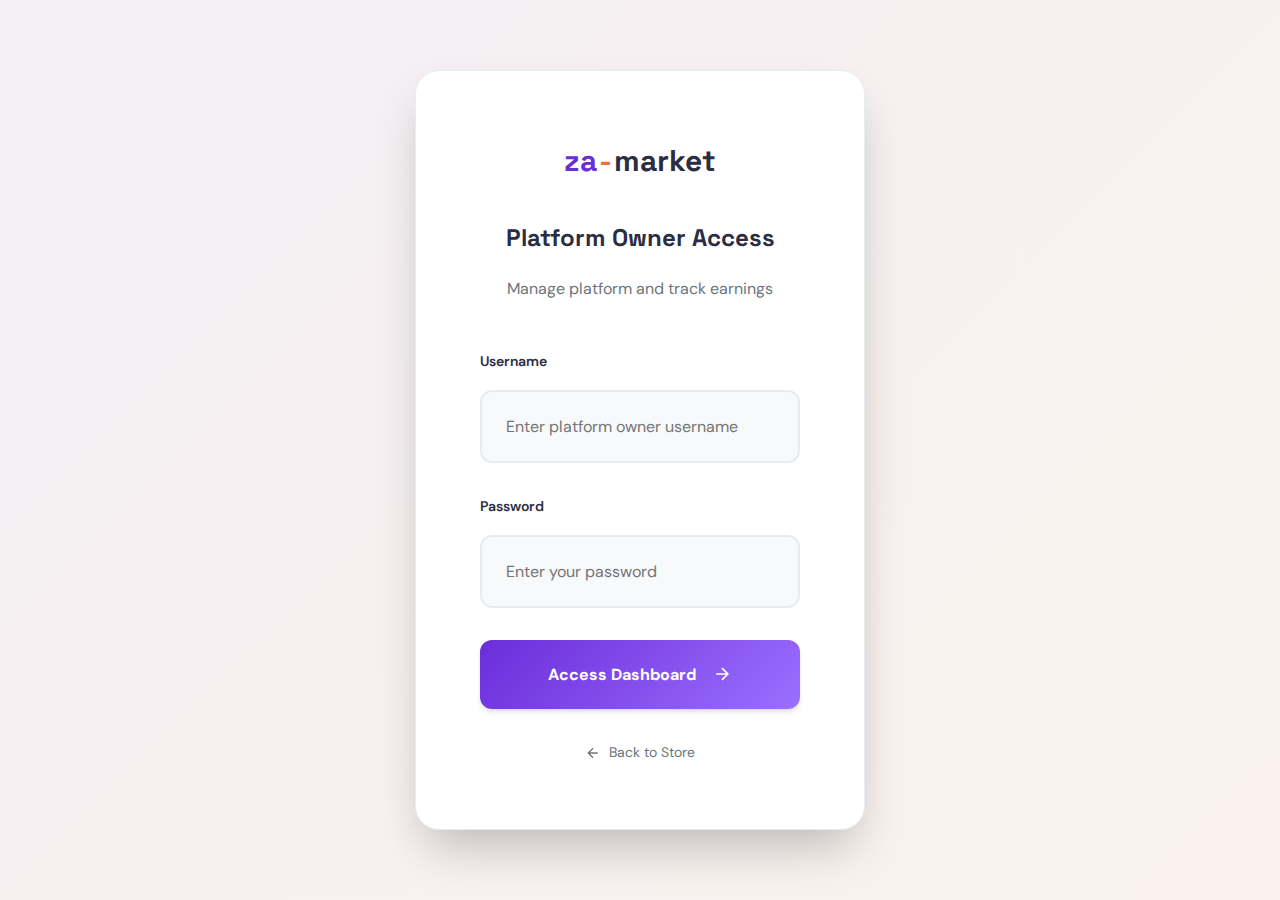
<file: developer-login.html>
<!DOCTYPE html>
<html lang="en" data-theme="light">
<head>
    <meta charset="UTF-8">
    <meta name="viewport" content="width=device-width, initial-scale=1.0">
    <title>Platform Owner Login | za-market</title>
    
    <!-- Google Fonts -->
    <link rel="preconnect" href="https://fonts.googleapis.com">
    <link rel="preconnect" href="https://fonts.gstatic.com" crossorigin>
    <link href="https://fonts.googleapis.com/css2?family=DM+Sans:wght@400;500;600;700&family=Space+Grotesk:wght@600;700&display=swap" rel="stylesheet">
    
    <link rel="stylesheet" href="styles.css">
    <link rel="stylesheet" href="seller-styles.css">
</head>
<body>
    <div class="auth-container">
        <div class="auth-card">
            <div class="auth-header">
                <h1 class="auth-logo">
                    <span class="logo-za">za</span><span class="logo-dash">-</span><span class="logo-market">market</span>
                </h1>
                <h2 class="auth-title">Platform Owner Access</h2>
                <p class="auth-subtitle">Manage platform and track earnings</p>
            </div>

            <!-- Login Form -->
            <form class="auth-form" id="developerLoginForm">
                <div class="form-group">
                    <label for="developerUsername">Username</label>
                    <input 
                        type="text" 
                        id="developerUsername" 
                        required
                        placeholder="Enter platform owner username"
                        autocomplete="username"
                    >
                </div>

                <div class="form-group">
                    <label for="developerPassword">Password</label>
                    <input 
                        type="password" 
                        id="developerPassword" 
                        required
                        placeholder="Enter your password"
                        autocomplete="current-password"
                    >
                </div>

                <button type="submit" class="auth-button" id="developerLoginButton">
                    <span>Access Dashboard</span>
                    <svg width="20" height="20" viewBox="0 0 24 24" fill="none" stroke="currentColor" stroke-width="2">
                        <path d="M5 12h14M12 5l7 7-7 7"/>
                    </svg>
                </button>
            </form>

            <a href="index.html" class="back-to-store">
                <svg width="16" height="16" viewBox="0 0 24 24" fill="none" stroke="currentColor" stroke-width="2">
                    <path d="M19 12H5M12 19l-7-7 7-7"></path>
                </svg>
                Back to Store
            </a>
        </div>
    </div>

    <!-- Toast Notification -->
    <div class="toast hidden" id="toast">
        <span id="toastMessage"></span>
    </div>

    <!-- Back4App SDK -->
    <script src="https://npmcdn.com/parse@3.4.4/dist/parse.min.js"></script>
    <script src="developer-auth.js"></script>
</body>
</html>
</file>
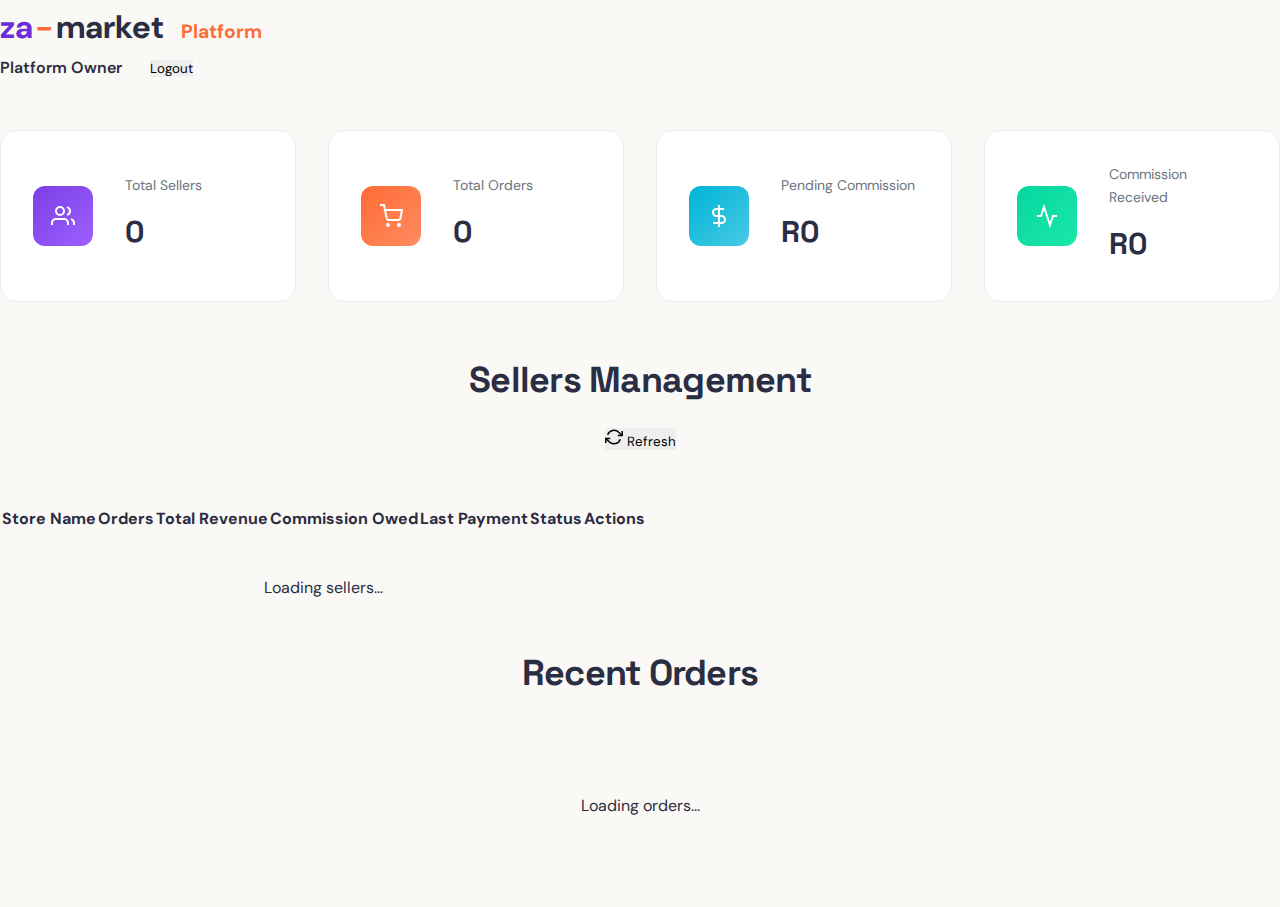
<file: developer.html>
<!DOCTYPE html>
<html lang="en" data-theme="light">
<head>
    <meta charset="UTF-8">
    <meta name="viewport" content="width=device-width, initial-scale=1.0">
    <title>Platform Owner Dashboard | za-market</title>
    
    <!-- Google Fonts -->
    <link rel="preconnect" href="https://fonts.googleapis.com">
    <link rel="preconnect" href="https://fonts.gstatic.com" crossorigin>
    <link href="https://fonts.googleapis.com/css2?family=DM+Sans:wght@400;500;600;700&family=Space+Grotesk:wght@600;700&display=swap" rel="stylesheet">
    
    <link rel="stylesheet" href="styles.css">
    <link rel="stylesheet" href="seller-styles.css">
</head>
<body>
    <!-- Header -->
    <header class="dashboard-header">
        <div class="dashboard-header-content">
            <h1 class="dashboard-logo">
                <span class="logo-za">za</span><span class="logo-dash">-</span><span class="logo-market">market</span>
                <span style="font-size: 0.6em; color: var(--accent-orange); margin-left: 10px;">Platform</span>
            </h1>
            <div class="dashboard-header-actions">
                <span class="seller-name" id="platformOwnerName">Platform Owner</span>
                <button class="dashboard-button secondary" id="logoutButton">Logout</button>
            </div>
        </div>
    </header>

    <!-- Main Content -->
    <main class="dashboard-main">
        <!-- Stats Cards -->
        <div class="stats-grid">
            <div class="stat-card">
                <div class="stat-icon" style="background: linear-gradient(135deg, #7B3FE4 0%, #9D5FFF 100%);">
                    <svg width="24" height="24" viewBox="0 0 24 24" fill="none" stroke="currentColor" stroke-width="2">
                        <path d="M17 21v-2a4 4 0 0 0-4-4H5a4 4 0 0 0-4 4v2"></path>
                        <circle cx="9" cy="7" r="4"></circle>
                        <path d="M23 21v-2a4 4 0 0 0-3-3.87"></path>
                        <path d="M16 3.13a4 4 0 0 1 0 7.75"></path>
                    </svg>
                </div>
                <div class="stat-content">
                    <p class="stat-label">Total Sellers</p>
                    <p class="stat-value" id="totalSellers">0</p>
                </div>
            </div>

            <div class="stat-card">
                <div class="stat-icon" style="background: linear-gradient(135deg, #FF6B35 0%, #FF8C61 100%);">
                    <svg width="24" height="24" viewBox="0 0 24 24" fill="none" stroke="currentColor" stroke-width="2">
                        <circle cx="9" cy="21" r="1"></circle>
                        <circle cx="20" cy="21" r="1"></circle>
                        <path d="M1 1h4l2.68 13.39a2 2 0 0 0 2 1.61h9.72a2 2 0 0 0 2-1.61L23 6H6"></path>
                    </svg>
                </div>
                <div class="stat-content">
                    <p class="stat-label">Total Orders</p>
                    <p class="stat-value" id="totalOrders">0</p>
                </div>
            </div>

            <div class="stat-card">
                <div class="stat-icon" style="background: linear-gradient(135deg, #00B4D8 0%, #48CAE4 100%);">
                    <svg width="24" height="24" viewBox="0 0 24 24" fill="none" stroke="currentColor" stroke-width="2">
                        <line x1="12" y1="1" x2="12" y2="23"></line>
                        <path d="M17 5H9.5a3.5 3.5 0 0 0 0 7h5a3.5 3.5 0 0 1 0 7H6"></path>
                    </svg>
                </div>
                <div class="stat-content">
                    <p class="stat-label">Pending Commission</p>
                    <p class="stat-value" id="pendingCommission">R0</p>
                </div>
            </div>

            <div class="stat-card">
                <div class="stat-icon" style="background: linear-gradient(135deg, #06D6A0 0%, #1BE7A8 100%);">
                    <svg width="24" height="24" viewBox="0 0 24 24" fill="none" stroke="currentColor" stroke-width="2">
                        <polyline points="22 12 18 12 15 21 9 3 6 12 2 12"></polyline>
                    </svg>
                </div>
                <div class="stat-content">
                    <p class="stat-label">Commission Received</p>
                    <p class="stat-value" id="commissionReceived">R0</p>
                </div>
            </div>
        </div>

        <!-- Sellers Management -->
        <div class="dashboard-section">
            <div class="section-header">
                <h2 class="section-title">Sellers Management</h2>
                <button class="dashboard-button" id="refreshSellersBtn">
                    <svg width="18" height="18" viewBox="0 0 24 24" fill="none" stroke="currentColor" stroke-width="2">
                        <polyline points="23 4 23 10 17 10"></polyline>
                        <polyline points="1 20 1 14 7 14"></polyline>
                        <path d="M3.51 9a9 9 0 0 1 14.85-3.36L23 10M1 14l4.64 4.36A9 9 0 0 0 20.49 15"></path>
                    </svg>
                    Refresh
                </button>
            </div>

            <div class="sellers-table-container">
                <table class="sellers-table" id="sellersTable">
                    <thead>
                        <tr>
                            <th>Store Name</th>
                            <th>Orders</th>
                            <th>Total Revenue</th>
                            <th>Commission Owed</th>
                            <th>Last Payment</th>
                            <th>Status</th>
                            <th>Actions</th>
                        </tr>
                    </thead>
                    <tbody id="sellersTableBody">
                        <tr>
                            <td colspan="7" style="text-align: center; padding: 40px;">Loading sellers...</td>
                        </tr>
                    </tbody>
                </table>
            </div>
        </div>

        <!-- Recent Orders -->
        <div class="dashboard-section">
            <div class="section-header">
                <h2 class="section-title">Recent Orders</h2>
            </div>

            <div class="orders-list" id="recentOrdersList">
                <p style="text-align: center; padding: 40px; color: var(--text-secondary);">Loading orders...</p>
            </div>
        </div>
    </main>

    <!-- Record Payment Modal -->
    <div class="modal hidden" id="paymentModal">
        <div class="modal-content">
            <div class="modal-header">
                <h2 class="modal-title" id="paymentModalTitle">Record Payment</h2>
                <button class="modal-close" id="closePaymentModalBtn">&times;</button>
            </div>

            <form class="modal-form" id="paymentForm">
                <input type="hidden" id="paymentSellerId">

                <div class="form-group">
                    <label for="paymentAmount">Amount Received (R)</label>
                    <input 
                        type="number" 
                        id="paymentAmount" 
                        required
                        min="0"
                        step="0.01"
                        placeholder="0.00"
                    >
                </div>

                <div class="form-group">
                    <label for="paymentMethod">Payment Method</label>
                    <select id="paymentMethod" required>
                        <option value="">Select method</option>
                        <option value="Bank Transfer">Bank Transfer</option>
                        <option value="Cash">Cash</option>
                        <option value="EFT">EFT</option>
                        <option value="Other">Other</option>
                    </select>
                </div>

                <div class="form-group">
                    <label for="paymentReference">Reference/Transaction ID</label>
                    <input 
                        type="text" 
                        id="paymentReference" 
                        placeholder="Optional"
                    >
                </div>

                <div class="form-group">
                    <label for="paymentNotes">Notes</label>
                    <textarea 
                        id="paymentNotes" 
                        rows="3"
                        placeholder="Optional notes about this payment"
                    ></textarea>
                </div>

                <div class="modal-actions">
                    <button type="button" class="dashboard-button secondary" id="cancelPaymentBtn">Cancel</button>
                    <button type="submit" class="dashboard-button" id="savePaymentBtn">Record Payment</button>
                </div>
            </form>
        </div>
    </div>

    <!-- Toast Notification -->
    <div class="toast hidden" id="toast">
        <span id="toastMessage"></span>
    </div>

    <!-- Back4App SDK -->
    <script src="https://npmcdn.com/parse@3.4.4/dist/parse.min.js"></script>
    <script src="developer-dashboard.js"></script>
</body>
</html>
</file>
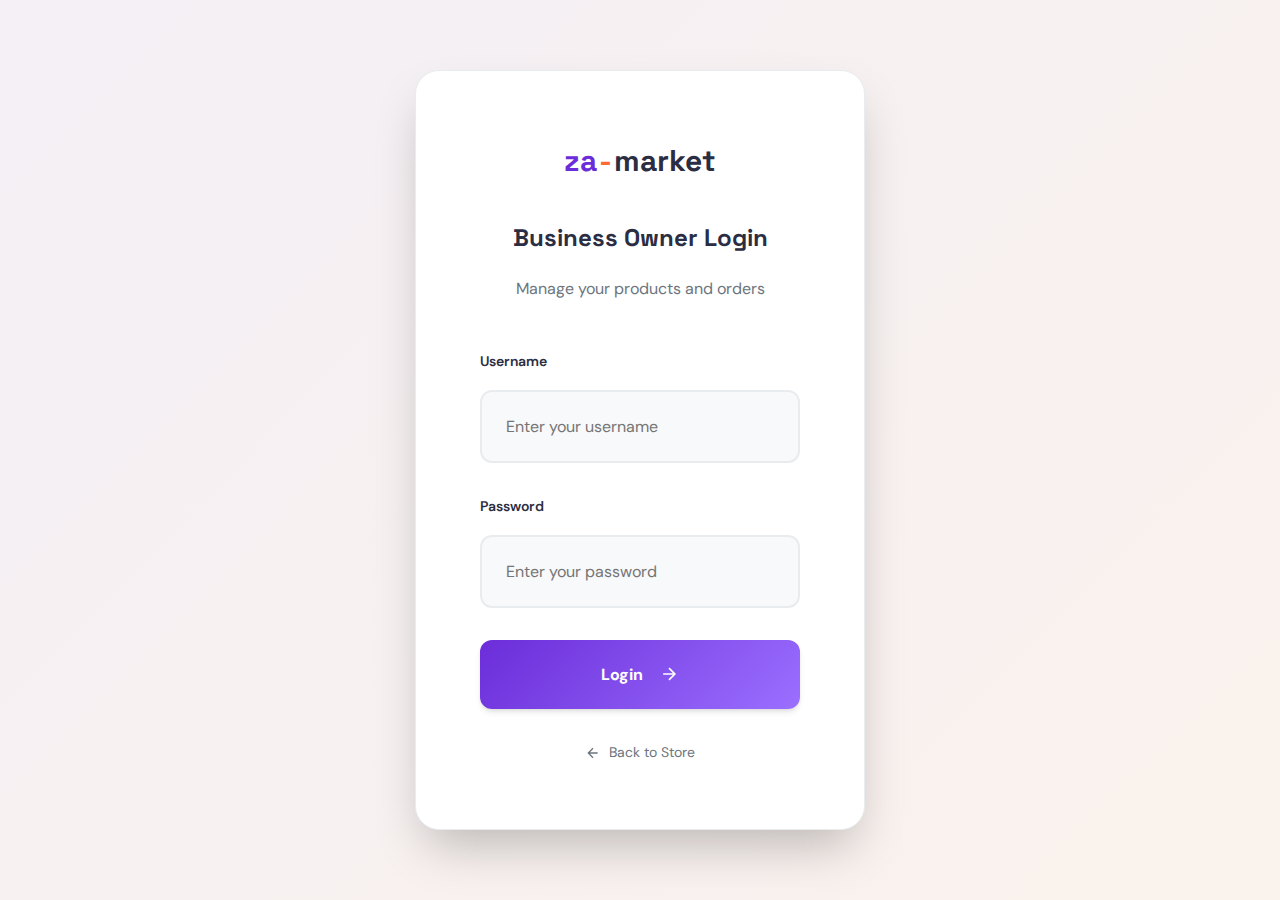
<file: seller-login.html>
<!DOCTYPE html>
<html lang="en" data-theme="light">
<head>
    <meta charset="UTF-8">
    <meta name="viewport" content="width=device-width, initial-scale=1.0">
    <title>Seller Login | za-market</title>
    
    <!-- Google Fonts -->
    <link rel="preconnect" href="https://fonts.googleapis.com">
    <link rel="preconnect" href="https://fonts.gstatic.com" crossorigin>
    <link href="https://fonts.googleapis.com/css2?family=DM+Sans:wght@400;500;600;700&family=Space+Grotesk:wght@600;700&display=swap" rel="stylesheet">
    
    <link rel="stylesheet" href="styles.css">
    <link rel="stylesheet" href="seller-styles.css">
</head>
<body>
    <div class="auth-container">
        <div class="auth-card">
            <div class="auth-header">
                <h1 class="auth-logo">
                    <span class="logo-za">za</span><span class="logo-dash">-</span><span class="logo-market">market</span>
                </h1>
                <h2 class="auth-title">Business Owner Login</h2>
                <p class="auth-subtitle">Manage your products and orders</p>
            </div>

            <!-- Login Form -->
            <form class="auth-form" id="loginForm">
                <div class="form-group">
                    <label for="loginUsername">Username</label>
                    <input 
                        type="text" 
                        id="loginUsername" 
                        required
                        placeholder="Enter your username"
                        autocomplete="username"
                    >
                </div>

                <div class="form-group">
                    <label for="loginPassword">Password</label>
                    <input 
                        type="password" 
                        id="loginPassword" 
                        required
                        placeholder="Enter your password"
                        autocomplete="current-password"
                    >
                </div>

                <button type="submit" class="auth-button" id="loginButton">
                    <span>Login</span>
                    <svg width="20" height="20" viewBox="0 0 24 24" fill="none" stroke="currentColor" stroke-width="2">
                        <path d="M5 12h14M12 5l7 7-7 7"/>
                    </svg>
                </button>
            </form>

            <a href="index.html" class="back-to-store">
                <svg width="16" height="16" viewBox="0 0 24 24" fill="none" stroke="currentColor" stroke-width="2">
                    <path d="M19 12H5M12 19l-7-7 7-7"></path>
                </svg>
                Back to Store
            </a>
        </div>
    </div>

    <!-- Toast Notification -->
    <div class="toast hidden" id="toast">
        <span id="toastMessage"></span>
    </div>

    <!-- Back4App SDK -->
    <script src="https://npmcdn.com/parse@3.4.4/dist/parse.min.js"></script>
    <script src="seller-auth.js"></script>
</body>
</html>
</file>
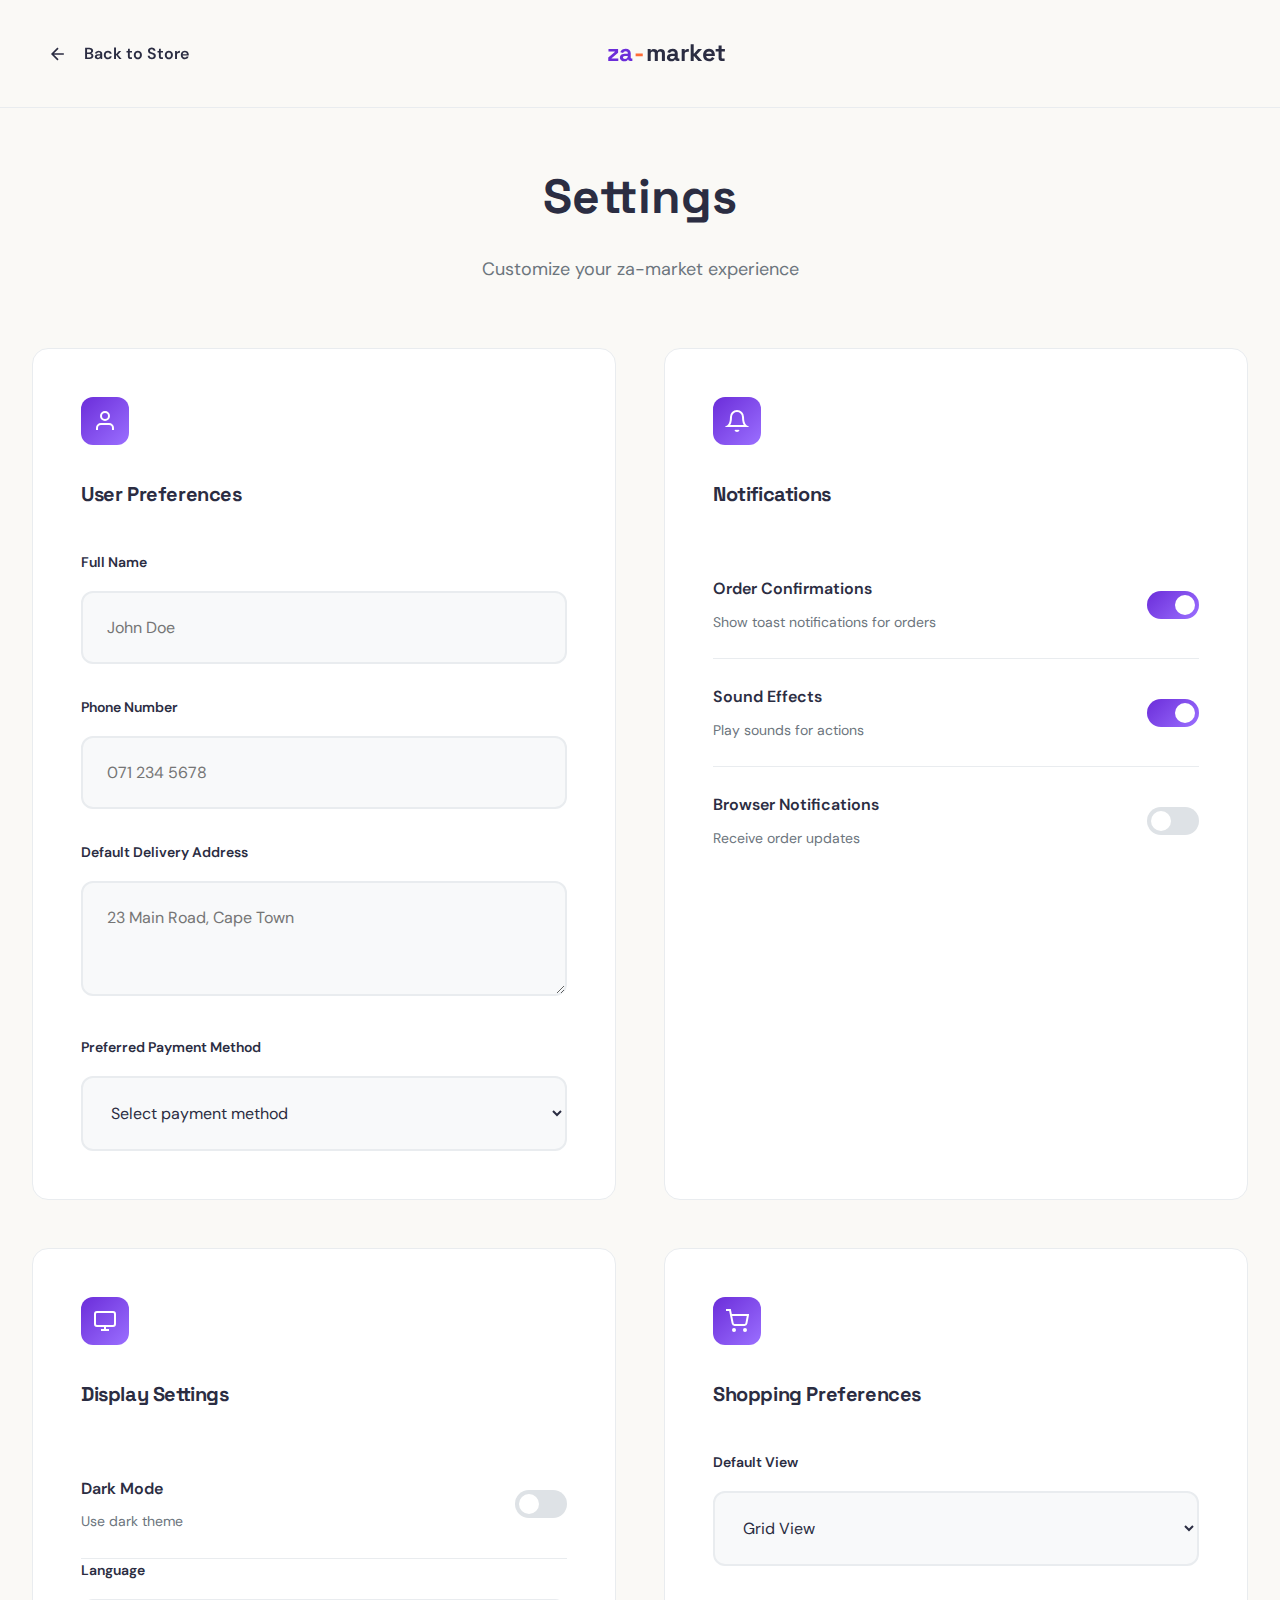
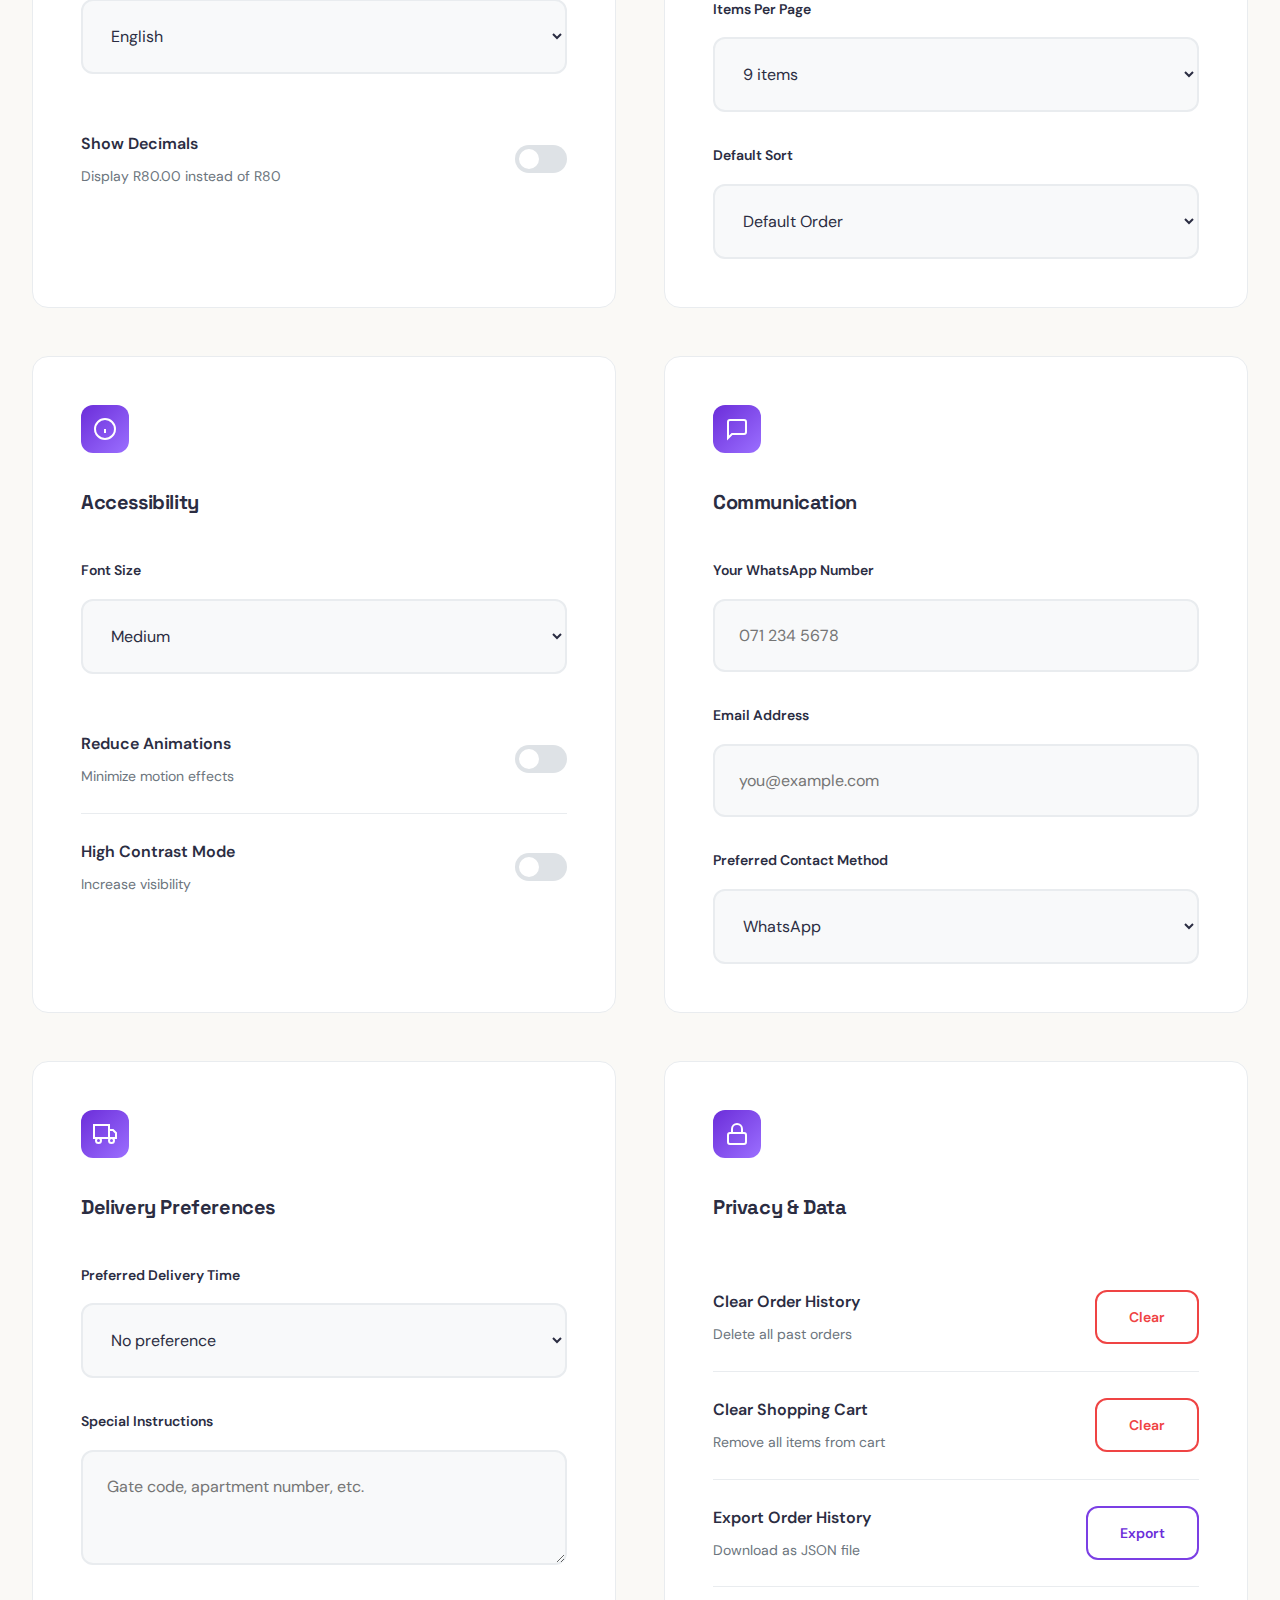
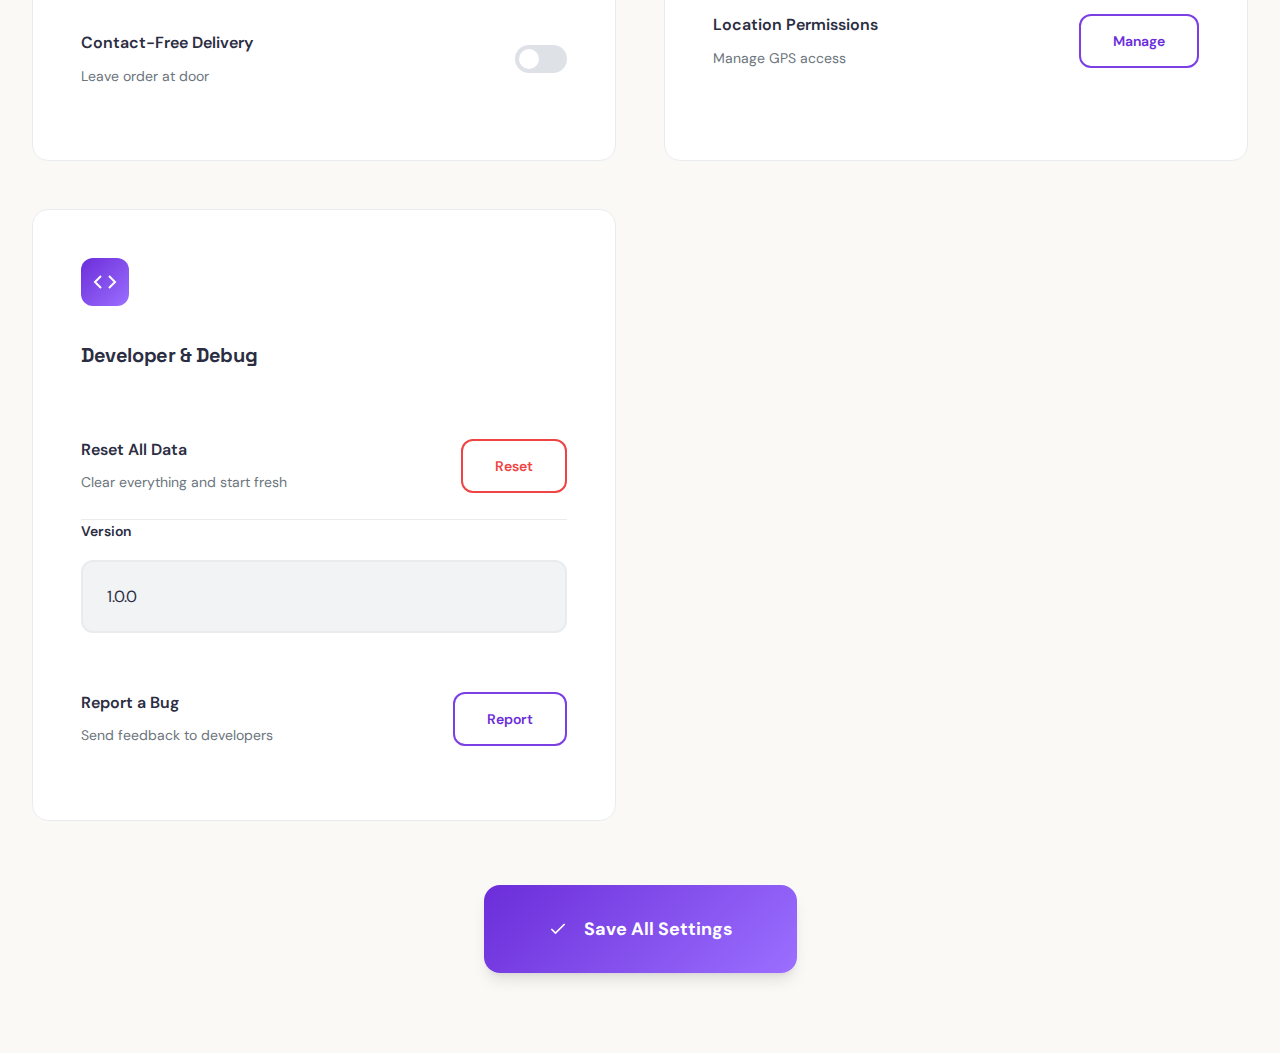
<file: settings.html>
<!DOCTYPE html>
<html lang="en" data-theme="light">
<head>
    <meta charset="UTF-8">
    <meta name="viewport" content="width=device-width, initial-scale=1.0">
    <title>Settings | za-market</title>
    
    <!-- Google Fonts -->
    <link rel="preconnect" href="https://fonts.googleapis.com">
    <link rel="preconnect" href="https://fonts.gstatic.com" crossorigin>
    <link href="https://fonts.googleapis.com/css2?family=DM+Sans:wght@400;500;600;700&family=Space+Grotesk:wght@600;700&display=swap" rel="stylesheet">
    
    <link rel="stylesheet" href="styles.css">
    <link rel="stylesheet" href="settings-styles.css">
</head>
<body>
    <!-- Header -->
    <header class="header">
        <div class="container">
            <div class="header-content">
                <a href="index.html" class="back-link">
                    <svg width="20" height="20" viewBox="0 0 24 24" fill="none" stroke="currentColor" stroke-width="2">
                        <path d="M19 12H5M12 19l-7-7 7-7"></path>
                    </svg>
                    <span>Back to Store</span>
                </a>
                <h1 class="logo">
                    <span class="logo-za">za</span><span class="logo-dash">-</span><span class="logo-market">market</span>
                </h1>
                <div style="width: 120px;"></div>
            </div>
        </div>
    </header>

    <!-- Main Content -->
    <main class="settings-main">
        <div class="container">
            <div class="settings-header">
                <h1 class="settings-title">Settings</h1>
                <p class="settings-subtitle">Customize your za-market experience</p>
            </div>

            <div class="settings-grid">
                <!-- User Preferences -->
                <section class="settings-section">
                    <div class="section-icon">
                        <svg width="24" height="24" viewBox="0 0 24 24" fill="none" stroke="currentColor" stroke-width="2">
                            <path d="M20 21v-2a4 4 0 0 0-4-4H8a4 4 0 0 0-4 4v2"></path>
                            <circle cx="12" cy="7" r="4"></circle>
                        </svg>
                    </div>
                    <h2 class="section-title">User Preferences</h2>
                    
                    <div class="setting-item">
                        <label for="userName">Full Name</label>
                        <input type="text" id="userName" placeholder="John Doe">
                    </div>
                    
                    <div class="setting-item">
                        <label for="userPhone">Phone Number</label>
                        <input type="tel" id="userPhone" placeholder="071 234 5678">
                    </div>
                    
                    <div class="setting-item">
                        <label for="defaultAddress">Default Delivery Address</label>
                        <textarea id="defaultAddress" rows="3" placeholder="23 Main Road, Cape Town"></textarea>
                    </div>
                    
                    <div class="setting-item">
                        <label for="preferredPayment">Preferred Payment Method</label>
                        <select id="preferredPayment">
                            <option value="">Select payment method</option>
                            <option value="cash">Cash on Delivery</option>
                            <option value="card">Card on Delivery</option>
                        </select>
                    </div>
                </section>

                <!-- Notifications -->
                <section class="settings-section">
                    <div class="section-icon">
                        <svg width="24" height="24" viewBox="0 0 24 24" fill="none" stroke="currentColor" stroke-width="2">
                            <path d="M18 8A6 6 0 0 0 6 8c0 7-3 9-3 9h18s-3-2-3-9"></path>
                            <path d="M13.73 21a2 2 0 0 1-3.46 0"></path>
                        </svg>
                    </div>
                    <h2 class="section-title">Notifications</h2>
                    
                    <div class="setting-toggle">
                        <div class="toggle-info">
                            <label>Order Confirmations</label>
                            <span class="toggle-description">Show toast notifications for orders</span>
                        </div>
                        <label class="toggle-switch">
                            <input type="checkbox" id="toastNotifications" checked>
                            <span class="toggle-slider"></span>
                        </label>
                    </div>
                    
                    <div class="setting-toggle">
                        <div class="toggle-info">
                            <label>Sound Effects</label>
                            <span class="toggle-description">Play sounds for actions</span>
                        </div>
                        <label class="toggle-switch">
                            <input type="checkbox" id="soundEffects" checked>
                            <span class="toggle-slider"></span>
                        </label>
                    </div>
                    
                    <div class="setting-toggle">
                        <div class="toggle-info">
                            <label>Browser Notifications</label>
                            <span class="toggle-description">Receive order updates</span>
                        </div>
                        <label class="toggle-switch">
                            <input type="checkbox" id="browserNotifications">
                            <span class="toggle-slider"></span>
                        </label>
                    </div>
                </section>

                <!-- Display Settings -->
                <section class="settings-section">
                    <div class="section-icon">
                        <svg width="24" height="24" viewBox="0 0 24 24" fill="none" stroke="currentColor" stroke-width="2">
                            <rect x="2" y="3" width="20" height="14" rx="2" ry="2"></rect>
                            <line x1="8" y1="21" x2="16" y2="21"></line>
                            <line x1="12" y1="17" x2="12" y2="21"></line>
                        </svg>
                    </div>
                    <h2 class="section-title">Display Settings</h2>
                    
                    <div class="setting-toggle">
                        <div class="toggle-info">
                            <label>Dark Mode</label>
                            <span class="toggle-description">Use dark theme</span>
                        </div>
                        <label class="toggle-switch">
                            <input type="checkbox" id="darkModeToggle">
                            <span class="toggle-slider"></span>
                        </label>
                    </div>
                    
                    <div class="setting-item">
                        <label for="languageSelect">Language</label>
                        <select id="languageSelect">
                            <option value="en">English</option>
                            <option value="af">Afrikaans</option>
                            <option value="zu">Zulu</option>
                        </select>
                    </div>
                    
                    <div class="setting-toggle">
                        <div class="toggle-info">
                            <label>Show Decimals</label>
                            <span class="toggle-description">Display R80.00 instead of R80</span>
                        </div>
                        <label class="toggle-switch">
                            <input type="checkbox" id="showDecimals">
                            <span class="toggle-slider"></span>
                        </label>
                    </div>
                </section>

                <!-- Shopping Preferences -->
                <section class="settings-section">
                    <div class="section-icon">
                        <svg width="24" height="24" viewBox="0 0 24 24" fill="none" stroke="currentColor" stroke-width="2">
                            <circle cx="9" cy="21" r="1"></circle>
                            <circle cx="20" cy="21" r="1"></circle>
                            <path d="M1 1h4l2.68 13.39a2 2 0 0 0 2 1.61h9.72a2 2 0 0 0 2-1.61L23 6H6"></path>
                        </svg>
                    </div>
                    <h2 class="section-title">Shopping Preferences</h2>
                    
                    <div class="setting-item">
                        <label for="defaultView">Default View</label>
                        <select id="defaultView">
                            <option value="grid">Grid View</option>
                            <option value="list">List View</option>
                        </select>
                    </div>
                    
                    <div class="setting-item">
                        <label for="itemsPerPage">Items Per Page</label>
                        <select id="itemsPerPage">
                            <option value="6">6 items</option>
                            <option value="9">9 items</option>
                            <option value="12">12 items</option>
                        </select>
                    </div>
                    
                    <div class="setting-item">
                        <label for="sortPreference">Default Sort</label>
                        <select id="sortPreference">
                            <option value="default">Default Order</option>
                            <option value="price-low">Price: Low to High</option>
                            <option value="price-high">Price: High to Low</option>
                            <option value="name">Name: A to Z</option>
                        </select>
                    </div>
                </section>

                <!-- Accessibility -->
                <section class="settings-section">
                    <div class="section-icon">
                        <svg width="24" height="24" viewBox="0 0 24 24" fill="none" stroke="currentColor" stroke-width="2">
                            <circle cx="12" cy="12" r="10"></circle>
                            <path d="M12 16v-4"></path>
                            <path d="M12 8h.01"></path>
                        </svg>
                    </div>
                    <h2 class="section-title">Accessibility</h2>
                    
                    <div class="setting-item">
                        <label for="fontSize">Font Size</label>
                        <select id="fontSize">
                            <option value="small">Small</option>
                            <option value="medium" selected>Medium</option>
                            <option value="large">Large</option>
                        </select>
                    </div>
                    
                    <div class="setting-toggle">
                        <div class="toggle-info">
                            <label>Reduce Animations</label>
                            <span class="toggle-description">Minimize motion effects</span>
                        </div>
                        <label class="toggle-switch">
                            <input type="checkbox" id="reduceAnimations">
                            <span class="toggle-slider"></span>
                        </label>
                    </div>
                    
                    <div class="setting-toggle">
                        <div class="toggle-info">
                            <label>High Contrast Mode</label>
                            <span class="toggle-description">Increase visibility</span>
                        </div>
                        <label class="toggle-switch">
                            <input type="checkbox" id="highContrast">
                            <span class="toggle-slider"></span>
                        </label>
                    </div>
                </section>

                <!-- Communication -->
                <section class="settings-section">
                    <div class="section-icon">
                        <svg width="24" height="24" viewBox="0 0 24 24" fill="none" stroke="currentColor" stroke-width="2">
                            <path d="M21 15a2 2 0 0 1-2 2H7l-4 4V5a2 2 0 0 1 2-2h14a2 2 0 0 1 2 2z"></path>
                        </svg>
                    </div>
                    <h2 class="section-title">Communication</h2>
                    
                    <div class="setting-item">
                        <label for="whatsappNumber">Your WhatsApp Number</label>
                        <input type="tel" id="whatsappNumber" placeholder="071 234 5678">
                    </div>
                    
                    <div class="setting-item">
                        <label for="emailAddress">Email Address</label>
                        <input type="email" id="emailAddress" placeholder="you@example.com">
                    </div>
                    
                    <div class="setting-item">
                        <label for="contactMethod">Preferred Contact Method</label>
                        <select id="contactMethod">
                            <option value="whatsapp">WhatsApp</option>
                            <option value="sms">SMS</option>
                            <option value="email">Email</option>
                        </select>
                    </div>
                </section>

                <!-- Delivery Preferences -->
                <section class="settings-section">
                    <div class="section-icon">
                        <svg width="24" height="24" viewBox="0 0 24 24" fill="none" stroke="currentColor" stroke-width="2">
                            <rect x="1" y="3" width="15" height="13"></rect>
                            <polygon points="16 8 20 8 23 11 23 16 16 16 16 8"></polygon>
                            <circle cx="5.5" cy="18.5" r="2.5"></circle>
                            <circle cx="18.5" cy="18.5" r="2.5"></circle>
                        </svg>
                    </div>
                    <h2 class="section-title">Delivery Preferences</h2>
                    
                    <div class="setting-item">
                        <label for="deliveryTime">Preferred Delivery Time</label>
                        <select id="deliveryTime">
                            <option value="">No preference</option>
                            <option value="morning">Morning (8AM - 12PM)</option>
                            <option value="afternoon">Afternoon (12PM - 5PM)</option>
                            <option value="evening">Evening (5PM - 9PM)</option>
                        </select>
                    </div>
                    
                    <div class="setting-item">
                        <label for="specialInstructions">Special Instructions</label>
                        <textarea id="specialInstructions" rows="3" placeholder="Gate code, apartment number, etc."></textarea>
                    </div>
                    
                    <div class="setting-toggle">
                        <div class="toggle-info">
                            <label>Contact-Free Delivery</label>
                            <span class="toggle-description">Leave order at door</span>
                        </div>
                        <label class="toggle-switch">
                            <input type="checkbox" id="contactFreeDelivery">
                            <span class="toggle-slider"></span>
                        </label>
                    </div>
                </section>

                <!-- Privacy & Data -->
                <section class="settings-section">
                    <div class="section-icon">
                        <svg width="24" height="24" viewBox="0 0 24 24" fill="none" stroke="currentColor" stroke-width="2">
                            <rect x="3" y="11" width="18" height="11" rx="2" ry="2"></rect>
                            <path d="M7 11V7a5 5 0 0 1 10 0v4"></path>
                        </svg>
                    </div>
                    <h2 class="section-title">Privacy & Data</h2>
                    
                    <div class="setting-action">
                        <div class="action-info">
                            <label>Clear Order History</label>
                            <span class="action-description">Delete all past orders</span>
                        </div>
                        <button class="action-button danger" id="clearHistoryBtn">Clear</button>
                    </div>
                    
                    <div class="setting-action">
                        <div class="action-info">
                            <label>Clear Shopping Cart</label>
                            <span class="action-description">Remove all items from cart</span>
                        </div>
                        <button class="action-button danger" id="clearCartBtn">Clear</button>
                    </div>
                    
                    <div class="setting-action">
                        <div class="action-info">
                            <label>Export Order History</label>
                            <span class="action-description">Download as JSON file</span>
                        </div>
                        <button class="action-button" id="exportDataBtn">Export</button>
                    </div>
                    
                    <div class="setting-action">
                        <div class="action-info">
                            <label>Location Permissions</label>
                            <span class="action-description">Manage GPS access</span>
                        </div>
                        <button class="action-button" id="locationPermBtn">Manage</button>
                    </div>
                </section>

                <!-- Developer/Debug -->
                <section class="settings-section">
                    <div class="section-icon">
                        <svg width="24" height="24" viewBox="0 0 24 24" fill="none" stroke="currentColor" stroke-width="2">
                            <polyline points="16 18 22 12 16 6"></polyline>
                            <polyline points="8 6 2 12 8 18"></polyline>
                        </svg>
                    </div>
                    <h2 class="section-title">Developer & Debug</h2>
                    
                    <div class="setting-action">
                        <div class="action-info">
                            <label>Reset All Data</label>
                            <span class="action-description">Clear everything and start fresh</span>
                        </div>
                        <button class="action-button danger" id="resetAllBtn">Reset</button>
                    </div>
                    
                    <div class="setting-item">
                        <label>Version</label>
                        <input type="text" value="1.0.0" readonly>
                    </div>
                    
                    <div class="setting-action">
                        <div class="action-info">
                            <label>Report a Bug</label>
                            <span class="action-description">Send feedback to developers</span>
                        </div>
                        <button class="action-button" id="reportBugBtn">Report</button>
                    </div>
                </section>
            </div>

            <!-- Save Button -->
            <div class="settings-footer">
                <button class="save-button" id="saveSettingsBtn">
                    <svg width="20" height="20" viewBox="0 0 24 24" fill="none" stroke="currentColor" stroke-width="2">
                        <polyline points="20 6 9 17 4 12"></polyline>
                    </svg>
                    Save All Settings
                </button>
            </div>
        </div>
    </main>

    <!-- Toast Notification -->
    <div class="toast hidden" id="toast">
        <span id="toastMessage"></span>
    </div>

    <script src="settings.js"></script>
</body>
</html>
</file>
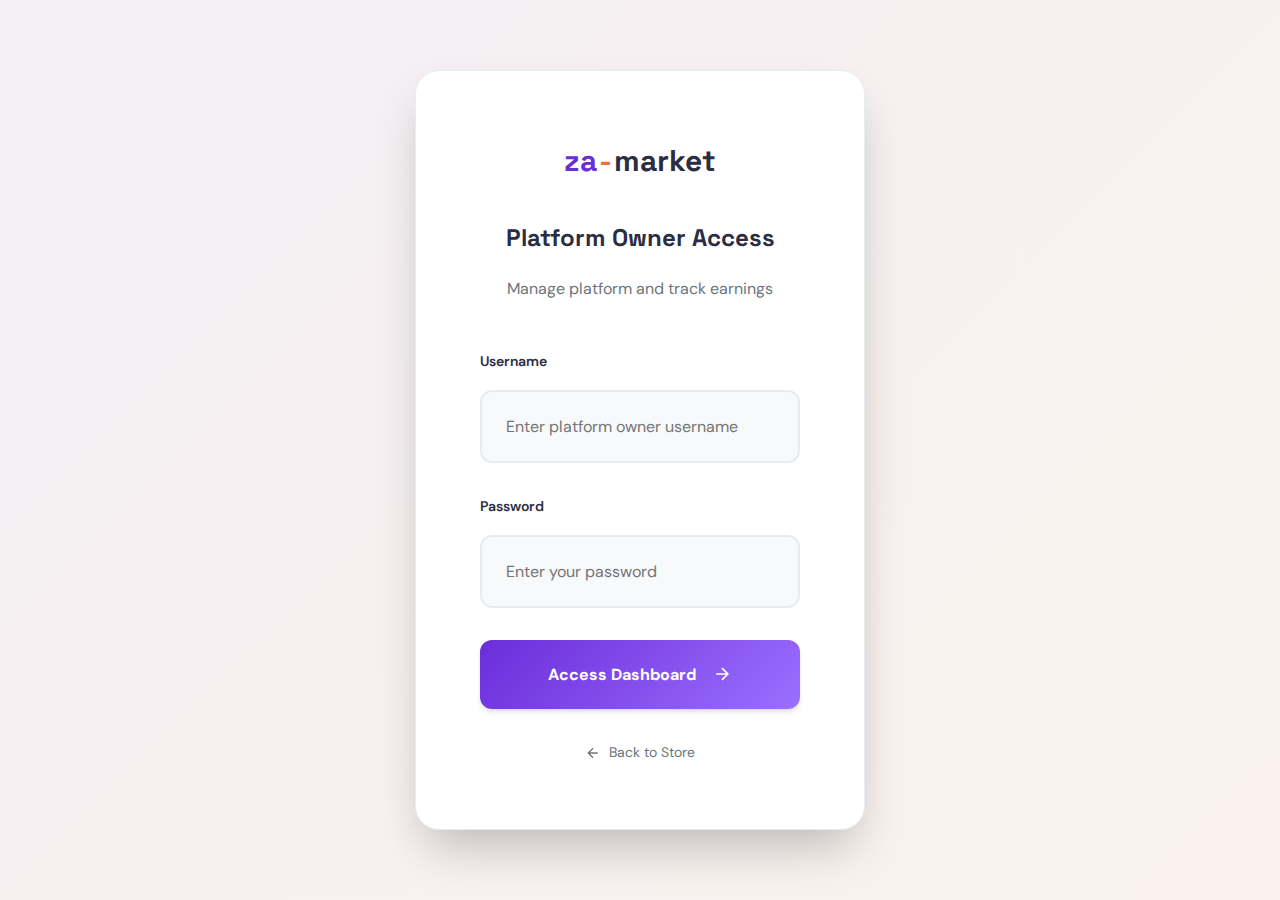
<file: pages/developer-login.html>
<!DOCTYPE html>
<html lang="en" data-theme="light">
<head>
    <meta charset="UTF-8">
    <meta name="viewport" content="width=device-width, initial-scale=1.0">
    <title>Platform Owner Login | za-market</title>
    
    <!-- Google Fonts -->
    <link rel="preconnect" href="https://fonts.googleapis.com">
    <link rel="preconnect" href="https://fonts.gstatic.com" crossorigin>
    <link href="https://fonts.googleapis.com/css2?family=DM+Sans:wght@400;500;600;700&family=Space+Grotesk:wght@600;700&display=swap" rel="stylesheet">
    
    <link rel="stylesheet" href="../css/styles.css">
    <link rel="stylesheet" href="../css/seller-styles.css">
</head>
<body>
    <div class="auth-container">
        <div class="auth-card">
            <div class="auth-header">
                <h1 class="auth-logo">
                    <span class="logo-za">za</span><span class="logo-dash">-</span><span class="logo-market">market</span>
                </h1>
                <h2 class="auth-title">Platform Owner Access</h2>
                <p class="auth-subtitle">Manage platform and track earnings</p>
            </div>

            <!-- Login Form -->
            <form class="auth-form" id="developerLoginForm">
                <div class="form-group">
                    <label for="developerUsername">Username</label>
                    <input 
                        type="text" 
                        id="developerUsername" 
                        required
                        placeholder="Enter platform owner username"
                        autocomplete="username"
                    >
                </div>

                <div class="form-group">
                    <label for="developerPassword">Password</label>
                    <input 
                        type="password" 
                        id="developerPassword" 
                        required
                        placeholder="Enter your password"
                        autocomplete="current-password"
                    >
                </div>

                <button type="submit" class="auth-button" id="developerLoginButton">
                    <span>Access Dashboard</span>
                    <svg width="20" height="20" viewBox="0 0 24 24" fill="none" stroke="currentColor" stroke-width="2">
                        <path d="M5 12h14M12 5l7 7-7 7"/>
                    </svg>
                </button>
            </form>

            <a href="../index.html" class="back-to-store">
                <svg width="16" height="16" viewBox="0 0 24 24" fill="none" stroke="currentColor" stroke-width="2">
                    <path d="M19 12H5M12 19l-7-7 7-7"></path>
                </svg>
                Back to Store
            </a>
        </div>
    </div>

    <!-- Toast Notification -->
    <div class="toast hidden" id="toast">
        <span id="toastMessage"></span>
    </div>

    <!-- Back4App SDK -->
    <script src="https://npmcdn.com/parse@3.4.4/dist/parse.min.js"></script>
    <script src="../js/developer-auth.js"></script>
</body>
</html>
</file>
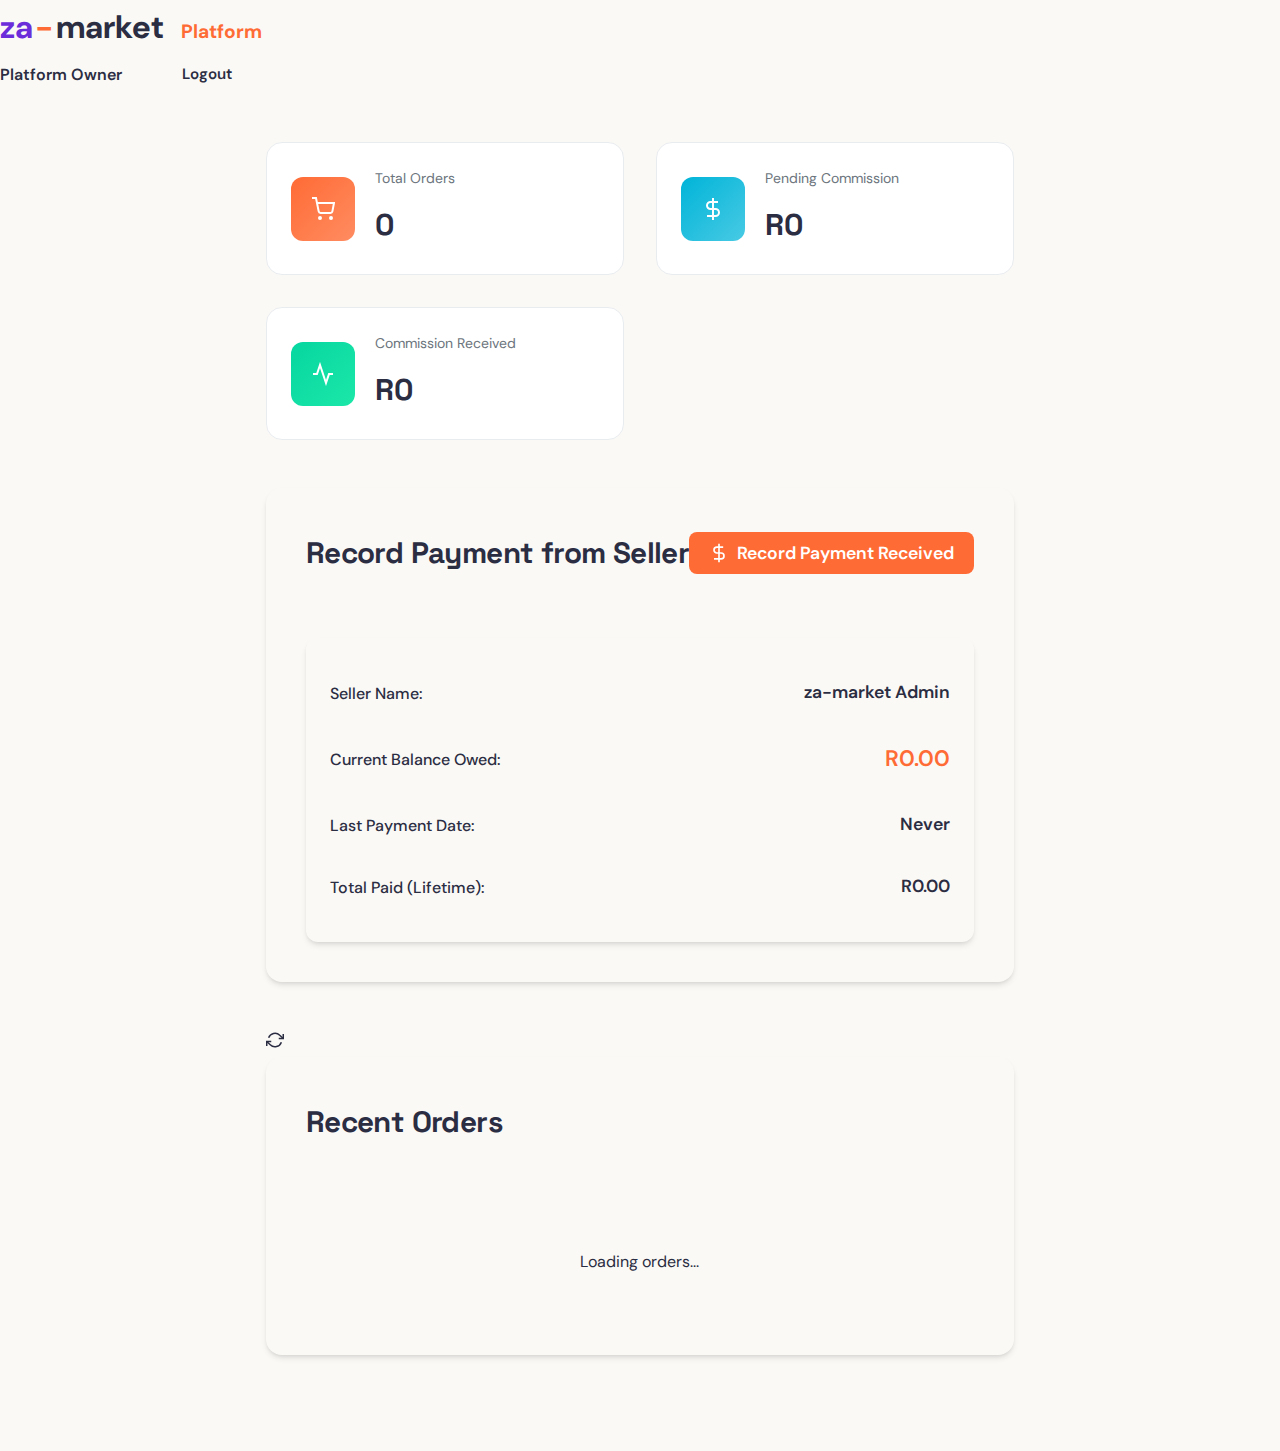
<file: pages/developer.html>
<!DOCTYPE html>
<html lang="en" data-theme="light">
<head>
    <meta charset="UTF-8">
    <meta name="viewport" content="width=device-width, initial-scale=1.0">
    <title>Platform Owner Dashboard | za-market</title>
    
    <!-- Google Fonts -->
    <link rel="preconnect" href="https://fonts.googleapis.com">
    <link rel="preconnect" href="https://fonts.gstatic.com" crossorigin>
    <link href="https://fonts.googleapis.com/css2?family=DM+Sans:wght@400;500;600;700&family=Space+Grotesk:wght@600;700&display=swap" rel="stylesheet">
    
    <link rel="stylesheet" href="../css/styles.css">
    <link rel="stylesheet" href="../css/seller-styles.css">
</head>
<body>
    <!-- Header -->
    <header class="dashboard-header">
        <div class="dashboard-header-content">
            <h1 class="dashboard-logo">
                <span class="logo-za">za</span><span class="logo-dash">-</span><span class="logo-market">market</span>
                <span style="font-size: 0.6em; color: var(--accent-orange); margin-left: 10px;">Platform</span>
            </h1>
            <div class="dashboard-header-actions">
                <span class="seller-name" id="platformOwnerName">Platform Owner</span>
                <button class="dashboard-button secondary" id="logoutButton">Logout</button>
            </div>
        </div>
    </header>

    <!-- Main Content -->
    <main class="dashboard-main">
        <!-- Stats Cards -->
        <div class="stats-grid">
            <div class="stat-card">
                <div class="stat-icon" style="background: linear-gradient(135deg, #FF6B35 0%, #FF8C61 100%);">
                    <svg width="24" height="24" viewBox="0 0 24 24" fill="none" stroke="currentColor" stroke-width="2">
                        <circle cx="9" cy="21" r="1"></circle>
                        <circle cx="20" cy="21" r="1"></circle>
                        <path d="M1 1h4l2.68 13.39a2 2 0 0 0 2 1.61h9.72a2 2 0 0 0 2-1.61L23 6H6"></path>
                    </svg>
                </div>
                <div class="stat-content">
                    <p class="stat-label">Total Orders</p>
                    <p class="stat-value" id="totalOrders">0</p>
                </div>
            </div>

            <div class="stat-card">
                <div class="stat-icon" style="background: linear-gradient(135deg, #00B4D8 0%, #48CAE4 100%);">
                    <svg width="24" height="24" viewBox="0 0 24 24" fill="none" stroke="currentColor" stroke-width="2">
                        <line x1="12" y1="1" x2="12" y2="23"></line>
                        <path d="M17 5H9.5a3.5 3.5 0 0 0 0 7h5a3.5 3.5 0 0 1 0 7H6"></path>
                    </svg>
                </div>
                <div class="stat-content">
                    <p class="stat-label">Pending Commission</p>
                    <p class="stat-value" id="pendingCommission">R0</p>
                </div>
            </div>

            <div class="stat-card">
                <div class="stat-icon" style="background: linear-gradient(135deg, #06D6A0 0%, #1BE7A8 100%);">
                    <svg width="24" height="24" viewBox="0 0 24 24" fill="none" stroke="currentColor" stroke-width="2">
                        <polyline points="22 12 18 12 15 21 9 3 6 12 2 12"></polyline>
                    </svg>
                </div>
                <div class="stat-content">
                    <p class="stat-label">Commission Received</p>
                    <p class="stat-value" id="commissionReceived">R0</p>
                </div>
            </div>
        </div>

        <!-- Payment Recording Section -->
        <div class="dashboard-section">
            <div class="section-header">
                <h2 class="section-title">Record Payment from Seller</h2>
                <button class="dashboard-button" id="openPaymentModalBtn" style="background: var(--accent-orange); font-size: 1.1rem;">
                    <svg width="20" height="20" viewBox="0 0 24 24" fill="none" stroke="currentColor" stroke-width="2">
                        <line x1="12" y1="1" x2="12" y2="23"></line>
                        <path d="M17 5H9.5a3.5 3.5 0 0 0 0 7h5a3.5 3.5 0 0 1 0 7H6"></path>
                    </svg>
                    Record Payment Received
                </button>
            </div>
            
            <div class="payment-info-card">
                <div class="payment-info-row">
                    <span class="payment-info-label">Seller Name:</span>
                    <span class="payment-info-value" id="sellerNameDisplay">za-market Admin</span>
                </div>
                <div class="payment-info-row">
                    <span class="payment-info-label">Current Balance Owed:</span>
                    <span class="payment-info-value outstanding" id="currentBalanceDisplay">R0.00</span>
                </div>
                <div class="payment-info-row">
                    <span class="payment-info-label">Last Payment Date:</span>
                    <span class="payment-info-value" id="lastPaymentDisplay">Never</span>
                </div>
                <div class="payment-info-row">
                    <span class="payment-info-label">Total Paid (Lifetime):</span>
                    <span class="payment-info-value" id="totalPaidDisplay">R0.00</span>
                </div>
            </div>
        </div>

        <!-- Recent Orders -->
                    <svg width="18" height="18" viewBox="0 0 24 24" fill="none" stroke="currentColor" stroke-width="2">
                        <polyline points="23 4 23 10 17 10"></polyline>
                        <polyline points="1 20 1 14 7 14"></polyline>
                        <path d="M3.51 9a9 9 0 0 1 14.85-3.36L23 10M1 14l4.64 4.36A9 9 0 0 0 20.49 15"></path>
                    </svg>
        <div class="dashboard-section">
            <div class="section-header">
                <h2 class="section-title">Recent Orders</h2>
            </div>

            <div class="orders-list" id="recentOrdersList">
                <p style="text-align: center; padding: 40px; color: var(--text-secondary);">Loading orders...</p>
            </div>
        </div>
    </main>

    <!-- Record Payment Modal -->
    <div class="modal hidden" id="paymentModal">
        <div class="modal-content">
            <div class="modal-header">
                <h2 class="modal-title" id="paymentModalTitle">Record Payment</h2>
                <button class="modal-close" id="closePaymentModalBtn">&times;</button>
            </div>

            <form class="modal-form" id="paymentForm">
                <input type="hidden" id="paymentSellerId">

                <div class="form-group">
                    <label for="paymentAmount">Amount Received (R)</label>
                    <input 
                        type="number" 
                        id="paymentAmount" 
                        required
                        min="0"
                        step="0.01"
                        placeholder="0.00"
                    >
                </div>

                <div class="form-group">
                    <label for="paymentMethod">Payment Method</label>
                    <select id="paymentMethod" required>
                        <option value="">Select method</option>
                        <option value="Bank Transfer">Bank Transfer</option>
                        <option value="Cash">Cash</option>
                        <option value="EFT">EFT</option>
                        <option value="Other">Other</option>
                    </select>
                </div>

                <div class="form-group">
                    <label for="paymentReference">Reference/Transaction ID</label>
                    <input 
                        type="text" 
                        id="paymentReference" 
                        placeholder="Optional"
                    >
                </div>

                <div class="form-group">
                    <label for="paymentNotes">Notes</label>
                    <textarea 
                        id="paymentNotes" 
                        rows="3"
                        placeholder="Optional notes about this payment"
                    ></textarea>
                </div>

                <div class="modal-actions">
                    <button type="button" class="dashboard-button secondary" id="cancelPaymentBtn">Cancel</button>
                    <button type="submit" class="dashboard-button" id="savePaymentBtn">Record Payment</button>
                </div>
            </form>
        </div>
    </div>

    <!-- Toast Notification -->
    <div class="toast hidden" id="toast">
        <span id="toastMessage"></span>
    </div>

    
    <!-- Back4App SDK -->
    <script src="https://npmcdn.com/parse@3.4.4/dist/parse.min.js"></script>
    <script src="../js/developer-dashboard.js"></script>
</body>
</html>
</file>
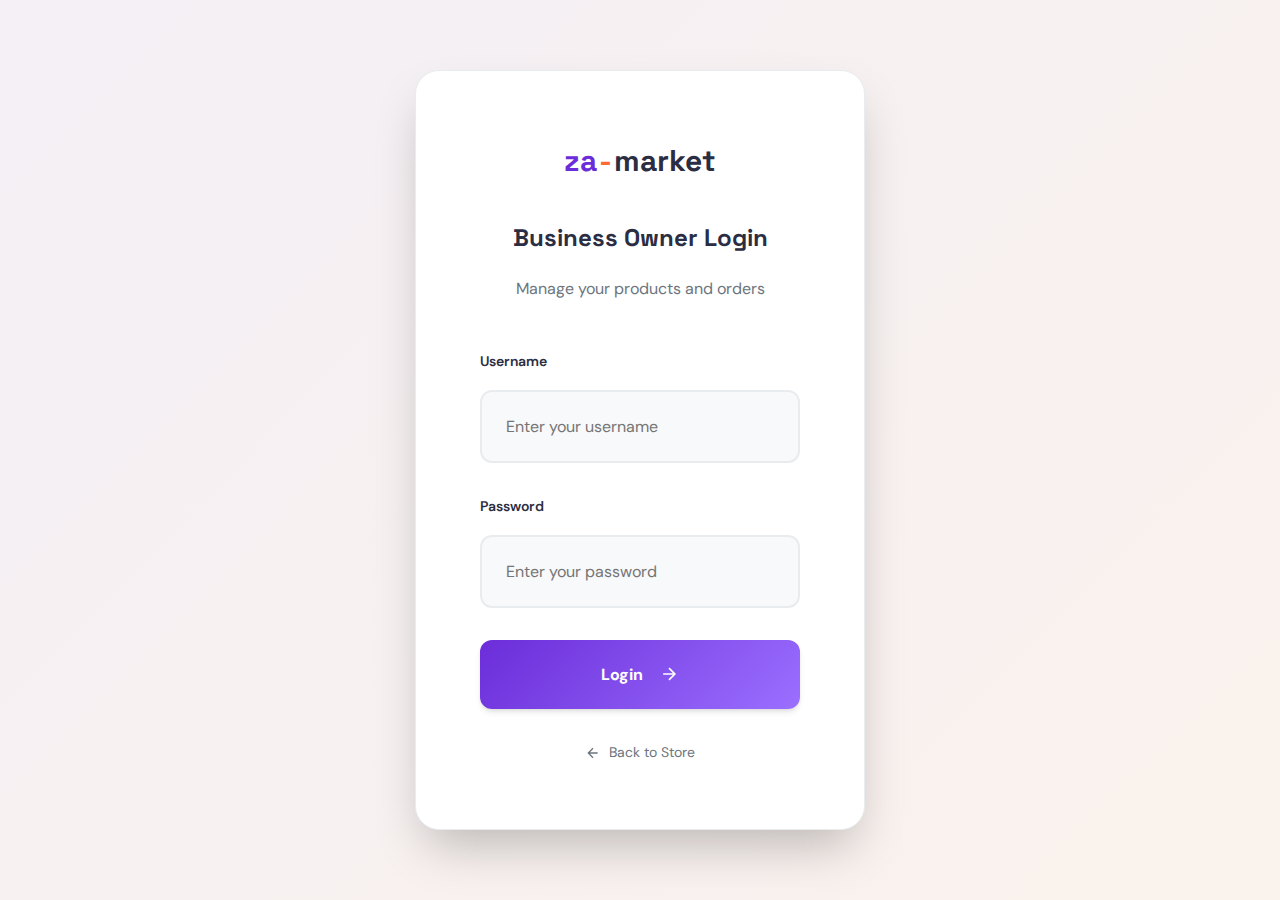
<file: pages/seller-login.html>
<!DOCTYPE html>
<html lang="en" data-theme="light">
<head>
    <meta charset="UTF-8">
    <meta name="viewport" content="width=device-width, initial-scale=1.0">
    <title>Seller Login | za-market</title>
    
    <!-- Google Fonts -->
    <link rel="preconnect" href="https://fonts.googleapis.com">
    <link rel="preconnect" href="https://fonts.gstatic.com" crossorigin>
    <link href="https://fonts.googleapis.com/css2?family=DM+Sans:wght@400;500;600;700&family=Space+Grotesk:wght@600;700&display=swap" rel="stylesheet">
    
    <link rel="stylesheet" href="../css/styles.css">
    <link rel="stylesheet" href="../css/seller-styles.css">
</head>
<body>
    <div class="auth-container">
        <div class="auth-card">
            <div class="auth-header">
                <h1 class="auth-logo">
                    <span class="logo-za">za</span><span class="logo-dash">-</span><span class="logo-market">market</span>
                </h1>
                <h2 class="auth-title">Business Owner Login</h2>
                <p class="auth-subtitle">Manage your products and orders</p>
            </div>

            <!-- Login Form -->
            <form class="auth-form" id="loginForm">
                <div class="form-group">
                    <label for="loginUsername">Username</label>
                    <input 
                        type="text" 
                        id="loginUsername" 
                        required
                        placeholder="Enter your username"
                        autocomplete="username"
                    >
                </div>

                <div class="form-group">
                    <label for="loginPassword">Password</label>
                    <input 
                        type="password" 
                        id="loginPassword" 
                        required
                        placeholder="Enter your password"
                        autocomplete="current-password"
                    >
                </div>

                <button type="submit" class="auth-button" id="loginButton">
                    <span>Login</span>
                    <svg width="20" height="20" viewBox="0 0 24 24" fill="none" stroke="currentColor" stroke-width="2">
                        <path d="M5 12h14M12 5l7 7-7 7"/>
                    </svg>
                </button>
            </form>

            <a href="../index.html" class="back-to-store">
                <svg width="16" height="16" viewBox="0 0 24 24" fill="none" stroke="currentColor" stroke-width="2">
                    <path d="M19 12H5M12 19l-7-7 7-7"></path>
                </svg>
                Back to Store
            </a>
        </div>
    </div>

    <!-- Toast Notification -->
    <div class="toast hidden" id="toast">
        <span id="toastMessage"></span>
    </div>

    <!-- Back4App SDK -->
    <script src="https://npmcdn.com/parse@3.4.4/dist/parse.min.js"></script>
    <script src="../js/seller-auth.js"></script>
</body>
</html>
</file>
<file: styles.css>
/* ===================================
   PREMIUM ZA-MARKET DESIGN SYSTEM
   Modern South African Minimalism
   =================================== */

* {
    margin: 0;
    padding: 0;
    box-sizing: border-box;
}

:root {
    /* South African Sunset Palette */
    --primary-50: #F5F0FF;
    --primary-100: #EBE0FF;
    --primary-200: #D6C1FF;
    --primary-300: #B794FF;
    --primary-400: #9B6FFF;
    --primary-500: #7B3FE4;
    --primary-600: #6B2DD9;
    --primary-700: #5A1FC2;
    --primary-800: #4A1A9E;
    --primary-900: #3A1580;
    
    /* Accent Colors */
    --accent-orange: #FF6B35;
    --accent-orange-light: #FF8C5F;
    --accent-teal: #00B4D8;
    --accent-teal-light: #48CAE4;
    --accent-yellow: #FFD700;
    
    /* Neutrals */
    --neutral-white: #FFFFFF;
    --neutral-cream: #FAF9F6;
    --neutral-gray-50: #F8F9FA;
    --neutral-gray-100: #F1F3F5;
    --neutral-gray-200: #E9ECEF;
    --neutral-gray-300: #DEE2E6;
    --neutral-gray-400: #CED4DA;
    --neutral-gray-500: #ADB5BD;
    --neutral-gray-600: #6C757D;
    --neutral-gray-700: #495057;
    --neutral-gray-800: #343A40;
    --neutral-gray-900: #212529;
    --neutral-charcoal: #2B2D42;
    
    /* Semantic Colors */
    --color-success: #10B981;
    --color-error: #EF4444;
    --color-warning: #F59E0B;
    --color-info: #3B82F6;

    /* Spacing System (8px base) */
    --space-1: 0.5rem;
    --space-2: 1rem;
    --space-3: 1.5rem;
    --space-4: 2rem;
    --space-5: 2.5rem;
    --space-6: 3rem;
    --space-8: 4rem;
    --space-10: 5rem;
    --space-12: 6rem;
    
    /* Typography */
    --font-display: 'Space Grotesk', -apple-system, BlinkMacSystemFont, sans-serif;
    --font-body: 'DM Sans', -apple-system, BlinkMacSystemFont, sans-serif;
    
    --text-xs: 0.75rem;
    --text-sm: 0.875rem;
    --text-base: 1rem;
    --text-lg: 1.125rem;
    --text-xl: 1.25rem;
    --text-2xl: 1.5rem;
    --text-3xl: 1.875rem;
    --text-4xl: 2.25rem;
    --text-5xl: 3rem;
    --text-6xl: 3.75rem;
    
    /* Shadows */
    --shadow-xs: 0 1px 2px 0 rgba(0, 0, 0, 0.05);
    --shadow-sm: 0 1px 3px 0 rgba(0, 0, 0, 0.1), 0 1px 2px -1px rgba(0, 0, 0, 0.1);
    --shadow-md: 0 4px 6px -1px rgba(0, 0, 0, 0.1), 0 2px 4px -2px rgba(0, 0, 0, 0.1);
    --shadow-lg: 0 10px 15px -3px rgba(0, 0, 0, 0.1), 0 4px 6px -4px rgba(0, 0, 0, 0.1);
    --shadow-xl: 0 20px 25px -5px rgba(0, 0, 0, 0.1), 0 8px 10px -6px rgba(0, 0, 0, 0.1);
    --shadow-2xl: 0 25px 50px -12px rgba(0, 0, 0, 0.25);
    --shadow-glow: 0 0 20px rgba(123, 63, 228, 0.3);
    --shadow-glow-strong: 0 0 40px rgba(123, 63, 228, 0.5);
    
    /* Border Radius */
    --radius-sm: 0.375rem;
    --radius-md: 0.5rem;
    --radius-lg: 0.75rem;
    --radius-xl: 1rem;
    --radius-2xl: 1.5rem;
    --radius-full: 9999px;
    
    /* Transitions */
    --transition-quick: 150ms cubic-bezier(0.4, 0, 0.2, 1);
    --transition-smooth: 300ms cubic-bezier(0.4, 0, 0.2, 1);
    --transition-slow: 500ms cubic-bezier(0.4, 0, 0.2, 1);
    --transition-bounce: 500ms cubic-bezier(0.68, -0.55, 0.265, 1.55);
    
    /* Gradients */
    --gradient-primary: linear-gradient(135deg, var(--primary-600) 0%, var(--primary-400) 100%);
    --gradient-sunset: linear-gradient(135deg, var(--accent-orange) 0%, var(--primary-500) 100%);
    --gradient-ocean: linear-gradient(135deg, var(--accent-teal) 0%, var(--primary-500) 100%);
    --gradient-mesh: radial-gradient(at 0% 0%, var(--primary-100) 0%, transparent 50%),
                     radial-gradient(at 100% 100%, var(--accent-orange) 0%, transparent 50%);
}

/* Dark Theme */
[data-theme="dark"] {
    --neutral-cream: #1a1a1a;
    --neutral-white: #0f0f0f;
    --neutral-gray-50: #2a2a2a;
    --neutral-gray-100: #3a3a3a;
    --neutral-gray-200: #4a4a4a;
    --neutral-gray-300: #5a5a5a;
    --neutral-gray-400: #6a6a6a;
    --neutral-gray-500: #8a8a8a;
    --neutral-gray-600: #b0b0b0;
    --neutral-gray-700: #d0d0d0;
    --neutral-gray-800: #e0e0e0;
    --neutral-gray-900: #f0f0f0;
    --neutral-charcoal: #ffffff;
    
    --primary-400: #B794FF;
    --primary-500: #9B6FFF;
    
    --shadow-sm: 0 1px 3px 0 rgba(0, 0, 0, 0.3);
    --shadow-md: 0 4px 6px -1px rgba(0, 0, 0, 0.3);
    --shadow-lg: 0 10px 15px -3px rgba(0, 0, 0, 0.4);
    --shadow-xl: 0 20px 25px -5px rgba(0, 0, 0, 0.5);
}

/* Base Styles */
html {
    scroll-behavior: smooth;
}

body {
    font-family: var(--font-body);
    background: var(--neutral-cream);
    color: var(--neutral-charcoal);
    line-height: 1.7;
    min-height: 100vh;
    display: flex;
    flex-direction: column;
    -webkit-font-smoothing: antialiased;
    -moz-osx-font-smoothing: grayscale;
}

img {
    max-width: 100%;
    height: auto;
    display: block;
}

button {
    font-family: inherit;
    cursor: pointer;
    border: none;
}

input, textarea {
    font-family: inherit;
}

.hidden {
    display: none !important;
}

.container {
    max-width: 1280px;
    margin: 0 auto;
    padding: 0 var(--space-4);
}

@media (max-width: 768px) {
    .container {
        padding: 0 var(--space-3);
    }
}

/* ===================================
   HEADER
   =================================== */

.header {
    background: rgba(250, 249, 246, 0.8);
    backdrop-filter: blur(20px);
    -webkit-backdrop-filter: blur(20px);
    border-bottom: 1px solid var(--neutral-gray-200);
    position: sticky;
    top: 0;
    z-index: 100;
    transition: all var(--transition-smooth);
}

[data-theme="dark"] .header {
    background: rgba(26, 26, 26, 0.8);
    border-bottom-color: var(--neutral-gray-100);
}

.header-content {
    display: flex;
    justify-content: space-between;
    align-items: center;
    padding: var(--space-3) 0;
    gap: var(--space-3);
}

.logo {
    font-family: var(--font-display);
    font-size: var(--text-2xl);
    font-weight: 700;
    letter-spacing: -0.02em;
    color: var(--neutral-charcoal);
    display: flex;
    align-items: center;
    gap: 0;
}

.logo-za {
    color: var(--primary-600);
}

.logo-dash {
    color: var(--accent-orange);
    margin: 0 2px;
}

.logo-market {
    color: var(--neutral-charcoal);
}

.theme-toggle {
    background: var(--neutral-gray-100);
    border: 1px solid var(--neutral-gray-200);
    padding: var(--space-2);
    border-radius: var(--radius-lg);
    display: flex;
    align-items: center;
    justify-content: center;
    width: 44px;
    height: 44px;
    transition: all var(--transition-smooth);
}

.theme-toggle:hover {
    background: var(--neutral-gray-200);
    transform: scale(1.05);
}

.theme-toggle:active {
    transform: scale(0.95);
}

.theme-toggle svg {
    color: var(--neutral-charcoal);
    transition: transform var(--transition-smooth);
}

.theme-toggle:hover svg {
    transform: rotate(20deg);
}

.cart-button {
    position: relative;
    background: var(--gradient-primary);
    border: none;
    padding: var(--space-2) var(--space-3);
    border-radius: var(--radius-lg);
    display: flex;
    align-items: center;
    gap: var(--space-2);
    transition: all var(--transition-smooth);
    box-shadow: var(--shadow-md);
}

.cart-button:hover {
    transform: translateY(-2px);
    box-shadow: var(--shadow-lg), var(--shadow-glow);
}

.cart-button:active {
    transform: translateY(0);
}

.cart-button svg {
    color: var(--neutral-white);
}

.cart-badge {
    background: var(--accent-orange);
    color: var(--neutral-white);
    font-size: var(--text-xs);
    font-weight: 700;
    padding: 2px 8px;
    border-radius: var(--radius-full);
    min-width: 24px;
    text-align: center;
    animation: bounceIn var(--transition-bounce);
}

@keyframes bounceIn {
    0% { transform: scale(0); }
    50% { transform: scale(1.2); }
    100% { transform: scale(1); }
}

/* ===================================
   HERO SECTION
   =================================== */

.hero-section {
    position: relative;
    padding: var(--space-10) 0 var(--space-8);
    overflow: hidden;
}

.hero-background {
    position: absolute;
    top: 0;
    left: 0;
    right: 0;
    bottom: 0;
    background: var(--gradient-mesh);
    opacity: 0.4;
    z-index: 0;
}

[data-theme="dark"] .hero-background {
    opacity: 0.2;
}

.hero-content {
    position: relative;
    z-index: 1;
    text-align: center;
    max-width: 800px;
    margin: 0 auto;
}

.hero-badge {
    display: inline-flex;
    align-items: center;
    gap: var(--space-1);
    background: var(--neutral-white);
    border: 1px solid var(--neutral-gray-200);
    padding: var(--space-1) var(--space-3);
    border-radius: var(--radius-full);
    font-size: var(--text-sm);
    font-weight: 600;
    color: var(--primary-600);
    margin-bottom: var(--space-4);
    box-shadow: var(--shadow-sm);
}

.hero-badge svg {
    color: var(--accent-yellow);
}

.hero-title {
    font-family: var(--font-display);
    font-size: clamp(var(--text-4xl), 8vw, var(--text-6xl));
    font-weight: 700;
    line-height: 1.1;
    letter-spacing: -0.03em;
    color: var(--neutral-charcoal);
    margin-bottom: var(--space-4);
}

.gradient-text {
    background: var(--gradient-sunset);
    -webkit-background-clip: text;
    -webkit-text-fill-color: transparent;
    background-clip: text;
}

.hero-subtitle {
    font-size: var(--text-xl);
    color: var(--neutral-gray-600);
    margin-bottom: var(--space-6);
    line-height: 1.6;
}

.hero-features {
    display: flex;
    justify-content: center;
    gap: var(--space-6);
    flex-wrap: wrap;
}

.hero-feature {
    display: flex;
    align-items: center;
    gap: var(--space-2);
    font-size: var(--text-base);
    font-weight: 500;
    color: var(--neutral-gray-700);
}

.hero-feature svg {
    color: var(--primary-500);
}

/* ===================================
   SECTION HEADERS
   =================================== */

.section-header {
    text-align: center;
    margin-bottom: var(--space-6);
}

.section-title {
    font-family: var(--font-display);
    font-size: var(--text-4xl);
    font-weight: 700;
    letter-spacing: -0.02em;
    color: var(--neutral-charcoal);
    margin-bottom: var(--space-2);
}

.section-subtitle {
    font-size: var(--text-lg);
    color: var(--neutral-gray-600);
}

/* ===================================
   SEARCH BAR
   =================================== */

.search-container {
    max-width: 600px;
    margin: 0 auto var(--space-8);
}

.search-wrapper {
    position: relative;
    display: flex;
    align-items: center;
    background: var(--neutral-white);
    border: 2px solid var(--neutral-gray-200);
    border-radius: var(--radius-xl);
    padding: var(--space-3) var(--space-4);
    transition: all var(--transition-smooth);
    box-shadow: var(--shadow-sm);
}

.search-wrapper:focus-within {
    border-color: var(--primary-500);
    box-shadow: 0 0 0 4px rgba(123, 63, 228, 0.1), var(--shadow-md);
    transform: translateY(-2px);
}

.search-icon {
    color: var(--neutral-gray-500);
    margin-right: var(--space-2);
    flex-shrink: 0;
    transition: color var(--transition-smooth);
}

.search-wrapper:focus-within .search-icon {
    color: var(--primary-500);
}

.search-input {
    flex: 1;
    border: none;
    outline: none;
    font-size: var(--text-base);
    color: var(--neutral-charcoal);
    background: transparent;
    font-family: var(--font-body);
}

.search-input::placeholder {
    color: var(--neutral-gray-400);
}

.search-clear {
    background: var(--neutral-gray-100);
    border: none;
    width: 32px;
    height: 32px;
    border-radius: 50%;
    display: flex;
    align-items: center;
    justify-content: center;
    cursor: pointer;
    transition: all var(--transition-smooth);
    flex-shrink: 0;
    margin-left: var(--space-2);
}

.search-clear:hover {
    background: var(--color-error);
    transform: scale(1.1);
}

.search-clear:hover svg {
    color: var(--neutral-white);
}

.search-clear svg {
    color: var(--neutral-gray-600);
    transition: color var(--transition-smooth);
}

.search-results-info {
    margin-top: var(--space-3);
    text-align: center;
    font-size: var(--text-sm);
    color: var(--neutral-gray-600);
    animation: fadeIn 0.3s ease;
}

.search-results-info strong {
    color: var(--primary-600);
    font-weight: 700;
}

/* ===================================
   NO RESULTS
   =================================== */

.no-results {
    text-align: center;
    padding: var(--space-10) var(--space-4);
    animation: fadeIn 0.4s ease;
}

.no-results-icon {
    margin: 0 auto var(--space-4);
    width: 100px;
    height: 100px;
    background: var(--neutral-gray-100);
    border-radius: 50%;
    display: flex;
    align-items: center;
    justify-content: center;
}

.no-results-icon svg {
    color: var(--neutral-gray-400);
}

.no-results-title {
    font-family: var(--font-display);
    font-size: var(--text-2xl);
    font-weight: 700;
    color: var(--neutral-charcoal);
    margin-bottom: var(--space-2);
}

.no-results-text {
    font-size: var(--text-base);
    color: var(--neutral-gray-600);
    margin-bottom: var(--space-4);
    line-height: 1.6;
}

@keyframes fadeIn {
    from {
        opacity: 0;
        transform: translateY(10px);
    }
    to {
        opacity: 1;
        transform: translateY(0);
    }
}

/* ===================================
   PRODUCTS GRID
   =================================== */

.main {
    flex: 1;
    padding-bottom: var(--space-8);
}

.products-grid {
    display: grid;
    grid-template-columns: repeat(auto-fill, minmax(300px, 1fr));
    gap: var(--space-6);
}

@media (max-width: 768px) {
    .products-grid {
        grid-template-columns: repeat(auto-fill, minmax(280px, 1fr));
        gap: var(--space-4);
    }
}

.product-card {
    background: var(--neutral-white);
    border: 1px solid var(--neutral-gray-200);
    border-radius: var(--radius-xl);
    overflow: hidden;
    transition: all var(--transition-smooth);
    position: relative;
    cursor: pointer;
}

.product-card:hover {
    transform: translateY(-8px);
    box-shadow: var(--shadow-2xl);
    border-color: var(--primary-300);
}

.product-card::before {
    content: '';
    position: absolute;
    top: 0;
    left: 0;
    right: 0;
    bottom: 0;
    background: var(--gradient-primary);
    opacity: 0;
    transition: opacity var(--transition-smooth);
    pointer-events: none;
    z-index: 0;
}

.product-card:hover::before {
    opacity: 0.03;
}

.product-image {
    width: 100%;
    height: 280px;
    object-fit: cover;
    transition: transform var(--transition-slow);
}

.product-card:hover .product-image {
    transform: scale(1.05);
}

.product-info {
    padding: var(--space-4);
    position: relative;
    z-index: 1;
}

.product-name {
    font-family: var(--font-display);
    font-size: var(--text-xl);
    font-weight: 700;
    margin-bottom: var(--space-2);
    color: var(--neutral-charcoal);
}

.product-description {
    font-size: var(--text-sm);
    color: var(--neutral-gray-600);
    margin-bottom: var(--space-4);
    line-height: 1.6;
}

.product-footer {
    display: flex;
    justify-content: space-between;
    align-items: center;
    gap: var(--space-3);
}

.product-price {
    font-family: var(--font-display);
    font-size: var(--text-2xl);
    font-weight: 700;
    color: var(--primary-600);
}

/* ===================================
   BUTTONS
   =================================== */

.button {
    padding: var(--space-3) var(--space-4);
    border-radius: var(--radius-lg);
    font-weight: 600;
    font-size: var(--text-base);
    transition: all var(--transition-smooth);
    border: none;
    display: inline-flex;
    align-items: center;
    justify-content: center;
    gap: var(--space-2);
    text-decoration: none;
    position: relative;
    overflow: hidden;
}

.button::before {
    content: '';
    position: absolute;
    top: 50%;
    left: 50%;
    width: 0;
    height: 0;
    border-radius: 50%;
    background: rgba(255, 255, 255, 0.3);
    transform: translate(-50%, -50%);
    transition: width 0.6s, height 0.6s;
}

.button:active::before {
    width: 300px;
    height: 300px;
}

.button-primary {
    background: var(--gradient-primary);
    color: var(--neutral-white);
    box-shadow: var(--shadow-md);
}

.button-primary:hover:not(:disabled) {
    transform: translateY(-2px);
    box-shadow: var(--shadow-xl), var(--shadow-glow);
}

.button-primary:active:not(:disabled) {
    transform: translateY(0);
}

.button-primary:disabled {
    opacity: 0.5;
    cursor: not-allowed;
}

.button-secondary {
    background: var(--neutral-white);
    color: var(--neutral-charcoal);
    border: 2px solid var(--neutral-gray-300);
}

.button-secondary:hover {
    background: var(--neutral-gray-50);
    border-color: var(--primary-500);
    color: var(--primary-600);
}

.button-large {
    width: 100%;
    padding: var(--space-4);
    font-size: var(--text-lg);
}

.add-to-cart-button {
    flex: 1;
    background: var(--gradient-primary);
    color: var(--neutral-white);
    padding: var(--space-2) var(--space-4);
    border-radius: var(--radius-lg);
    font-weight: 600;
    font-size: var(--text-sm);
    transition: all var(--transition-smooth);
    box-shadow: var(--shadow-sm);
    position: relative;
    overflow: hidden;
}

.add-to-cart-button:hover {
    transform: translateY(-2px);
    box-shadow: var(--shadow-md);
}

.add-to-cart-button:active {
    transform: scale(0.95);
}

.add-to-cart-button.added {
    background: var(--color-success);
    animation: successPulse 0.6s ease;
}

@keyframes successPulse {
    0%, 100% { transform: scale(1); }
    50% { transform: scale(1.05); }
}

.back-button {
    background: none;
    border: none;
    color: var(--neutral-gray-700);
    font-size: var(--text-base);
    display: flex;
    align-items: center;
    gap: var(--space-2);
    margin-bottom: var(--space-4);
    padding: var(--space-2);
    transition: all var(--transition-smooth);
    border-radius: var(--radius-md);
}

.back-button:hover {
    color: var(--primary-600);
    background: var(--neutral-gray-50);
    transform: translateX(-4px);
}

/* ===================================
   CART
   =================================== */

.cart-header {
    margin-bottom: var(--space-6);
}

.cart-content {
    max-width: 900px;
    margin: 0 auto;
}

.cart-empty {
    text-align: center;
    padding: var(--space-10) var(--space-4);
}

.cart-empty p {
    font-size: var(--text-xl);
    color: var(--neutral-gray-600);
    margin-bottom: var(--space-4);
}

.cart-items {
    margin-bottom: var(--space-6);
}

.cart-item {
    background: var(--neutral-white);
    border: 1px solid var(--neutral-gray-200);
    border-radius: var(--radius-xl);
    padding: var(--space-4);
    margin-bottom: var(--space-4);
    display: flex;
    gap: var(--space-4);
    transition: all var(--transition-smooth);
}

.cart-item:hover {
    box-shadow: var(--shadow-lg);
    border-color: var(--primary-300);
}

.cart-item-image {
    width: 100px;
    height: 100px;
    object-fit: cover;
    border-radius: var(--radius-lg);
    border: 1px solid var(--neutral-gray-200);
}

.cart-item-details {
    flex: 1;
}

.cart-item-name {
    font-family: var(--font-display);
    font-size: var(--text-lg);
    font-weight: 700;
    margin-bottom: var(--space-1);
    color: var(--neutral-charcoal);
}

.cart-item-price {
    font-size: var(--text-base);
    color: var(--neutral-gray-600);
    margin-bottom: var(--space-3);
}

.cart-item-controls {
    display: flex;
    align-items: center;
    gap: var(--space-3);
}

.quantity-control {
    display: flex;
    align-items: center;
    gap: var(--space-2);
    background: var(--neutral-gray-50);
    border: 1px solid var(--neutral-gray-200);
    border-radius: var(--radius-lg);
    padding: var(--space-1);
}

.quantity-button {
    background: var(--neutral-white);
    border: 1px solid var(--neutral-gray-200);
    width: 36px;
    height: 36px;
    display: flex;
    align-items: center;
    justify-content: center;
    font-size: var(--text-lg);
    font-weight: 700;
    transition: all var(--transition-smooth);
    border-radius: var(--radius-md);
    color: var(--neutral-charcoal);
}

.quantity-button:hover {
    background: var(--primary-500);
    border-color: var(--primary-500);
    color: var(--neutral-white);
    transform: scale(1.1);
}

.quantity-button:active {
    transform: scale(0.95);
}

.quantity-value {
    min-width: 40px;
    text-align: center;
    font-weight: 700;
    font-size: var(--text-base);
    color: var(--neutral-charcoal);
}

.remove-button {
    background: var(--neutral-white);
    border: 1px solid var(--neutral-gray-300);
    padding: var(--space-2) var(--space-3);
    border-radius: var(--radius-md);
    font-size: var(--text-sm);
    font-weight: 600;
    transition: all var(--transition-smooth);
    color: var(--neutral-gray-700);
}

.remove-button:hover {
    background: var(--color-error);
    border-color: var(--color-error);
    color: var(--neutral-white);
    transform: scale(1.05);
}

.cart-item-subtotal {
    display: flex;
    align-items: center;
    font-family: var(--font-display);
    font-size: var(--text-xl);
    font-weight: 700;
    color: var(--primary-600);
}

.cart-summary {
    background: var(--neutral-white);
    border: 2px solid var(--primary-300);
    border-radius: var(--radius-xl);
    padding: var(--space-5);
    box-shadow: var(--shadow-lg);
}

.summary-row {
    display: flex;
    justify-content: space-between;
    align-items: center;
    margin-bottom: var(--space-4);
}

.summary-label {
    font-family: var(--font-display);
    font-size: var(--text-xl);
    font-weight: 700;
    color: var(--neutral-charcoal);
}

.summary-value {
    font-family: var(--font-display);
    font-size: var(--text-3xl);
    font-weight: 700;
    color: var(--primary-600);
}

/* ===================================
   CHECKOUT
   =================================== */

.checkout-content {
    max-width: 700px;
    margin: 0 auto;
}

.checkout-form {
    display: flex;
    flex-direction: column;
    gap: var(--space-5);
}

.form-section {
    background: var(--neutral-white);
    border: 1px solid var(--neutral-gray-200);
    border-radius: var(--radius-xl);
    padding: var(--space-5);
    transition: all var(--transition-smooth);
}

.form-section:hover {
    box-shadow: var(--shadow-md);
    border-color: var(--primary-300);
}

.form-section-title {
    font-family: var(--font-display);
    font-size: var(--text-xl);
    font-weight: 700;
    margin-bottom: var(--space-4);
    color: var(--neutral-charcoal);
}

.form-group {
    margin-bottom: var(--space-4);
}

.form-group:last-child {
    margin-bottom: 0;
}

.form-group label {
    display: block;
    font-weight: 600;
    margin-bottom: var(--space-2);
    color: var(--neutral-charcoal);
    font-size: var(--text-sm);
}

.form-group input,
.form-group textarea {
    width: 100%;
    padding: var(--space-3);
    border: 2px solid var(--neutral-gray-200);
    border-radius: var(--radius-lg);
    font-size: var(--text-base);
    transition: all var(--transition-smooth);
    background: var(--neutral-gray-50);
    color: var(--neutral-charcoal);
}

.form-group input:focus,
.form-group textarea:focus {
    outline: none;
    border-color: var(--primary-500);
    background: var(--neutral-white);
    box-shadow: 0 0 0 4px rgba(123, 63, 228, 0.1);
}

.form-group textarea {
    resize: vertical;
    min-height: 100px;
}

/* ===================================
   PAYMENT METHODS
   =================================== */

.payment-methods {
    display: flex;
    flex-direction: column;
    gap: var(--space-3);
}

.payment-option {
    border: 2px solid var(--neutral-gray-200);
    border-radius: var(--radius-lg);
    padding: var(--space-4);
    cursor: pointer;
    transition: all var(--transition-smooth);
    display: flex;
    align-items: center;
    gap: var(--space-3);
    background: var(--neutral-gray-50);
}

.payment-option:hover:not(.payment-option-disabled) {
    border-color: var(--primary-400);
    background: var(--neutral-white);
    transform: translateX(4px);
}

.payment-option input[type="radio"] {
    width: 24px;
    height: 24px;
    cursor: pointer;
    accent-color: var(--primary-500);
}

.payment-option:has(input[type="radio"]:checked) {
    border-color: var(--primary-500);
    background: rgba(123, 63, 228, 0.05);
    box-shadow: 0 0 0 4px rgba(123, 63, 228, 0.1);
}

.payment-option-content {
    flex: 1;
    display: flex;
    justify-content: space-between;
    align-items: center;
}

.payment-option-title {
    font-weight: 600;
    font-size: var(--text-base);
    color: var(--neutral-charcoal);
}

.payment-option-badge {
    background: var(--neutral-gray-300);
    padding: var(--space-1) var(--space-2);
    border-radius: var(--radius-md);
    font-size: var(--text-xs);
    font-weight: 700;
    color: var(--neutral-gray-700);
}

.payment-option-disabled {
    opacity: 0.5;
    cursor: not-allowed;
}

.payment-option-disabled:hover {
    border-color: var(--neutral-gray-200);
    transform: none;
}

/* ===================================
   ORDER SUMMARY
   =================================== */

.order-summary {
    margin-bottom: var(--space-4);
}

.order-item {
    display: flex;
    justify-content: space-between;
    padding: var(--space-2) 0;
    color: var(--neutral-gray-700);
    font-size: var(--text-base);
}

.order-item-name {
    flex: 1;
}

.order-item-price {
    font-weight: 700;
    color: var(--neutral-charcoal);
}

.order-total {
    display: flex;
    justify-content: space-between;
    align-items: center;
    padding-top: var(--space-4);
    border-top: 2px solid var(--neutral-gray-300);
}

.order-total-label {
    font-family: var(--font-display);
    font-size: var(--text-xl);
    font-weight: 700;
    color: var(--neutral-charcoal);
}

.order-total-value {
    font-family: var(--font-display);
    font-size: var(--text-3xl);
    font-weight: 700;
    color: var(--primary-600);
}

/* ===================================
   FOOTER
   =================================== */

.footer {
    background: linear-gradient(135deg, rgba(123, 63, 228, 0.05) 0%, rgba(255, 107, 53, 0.05) 100%);
    color: var(--neutral-charcoal);
    padding: var(--space-5) 0;
    text-align: center;
    margin-top: auto;
    border-top: 1px solid var(--neutral-gray-200);
}

.footer p {
    font-size: var(--text-base);
    color: var(--neutral-gray-700);
}

.footer-link {
    color: var(--primary-600);
    text-decoration: none;
    transition: all var(--transition-smooth);
    font-weight: 700;
}

.footer-link:hover {
    color: var(--accent-orange);
    text-decoration: underline;
}

/* ===================================
   TOAST NOTIFICATION
   =================================== */

.toast {
    position: fixed;
    bottom: var(--space-6);
    left: 50%;
    transform: translateX(-50%);
    background: var(--neutral-charcoal);
    color: var(--neutral-white);
    padding: var(--space-3) var(--space-5);
    border-radius: var(--radius-xl);
    box-shadow: var(--shadow-2xl);
    z-index: 1000;
    animation: slideUpToast 0.4s cubic-bezier(0.68, -0.55, 0.265, 1.55);
    font-weight: 600;
    font-size: var(--text-base);
}

[data-theme="dark"] .toast {
    background: var(--neutral-white);
    color: var(--neutral-charcoal);
}

@keyframes slideUpToast {
    from {
        opacity: 0;
        transform: translateX(-50%) translateY(100px);
    }
    to {
        opacity: 1;
        transform: translateX(-50%) translateY(0);
    }
}

/* ===================================
   SUCCESS MODAL
   =================================== */

.modal-overlay {
    position: fixed;
    top: 0;
    left: 0;
    right: 0;
    bottom: 0;
    background: rgba(0, 0, 0, 0.75);
    backdrop-filter: blur(10px);
    display: flex;
    align-items: center;
    justify-content: center;
    z-index: 2000;
    animation: fadeIn 0.3s ease;
}

@keyframes fadeIn {
    from { opacity: 0; }
    to { opacity: 1; }
}

.success-modal {
    background: var(--gradient-primary);
    color: var(--neutral-white);
    padding: var(--space-8);
    border-radius: var(--radius-2xl);
    text-align: center;
    max-width: 500px;
    width: 90%;
    animation: scaleIn 0.5s cubic-bezier(0.68, -0.55, 0.265, 1.55);
    box-shadow: var(--shadow-2xl), var(--shadow-glow-strong);
    position: relative;
    overflow: hidden;
}

@keyframes scaleIn {
    from {
        transform: scale(0.5) rotate(-5deg);
        opacity: 0;
    }
    to {
        transform: scale(1) rotate(0deg);
        opacity: 1;
    }
}

.success-icon {
    margin: 0 auto var(--space-4);
    width: 100px;
    height: 100px;
    background: rgba(255, 255, 255, 0.2);
    border-radius: 50%;
    display: flex;
    align-items: center;
    justify-content: center;
    animation: iconPulse 2s ease-in-out infinite;
}

@keyframes iconPulse {
    0%, 100% {
        transform: scale(1);
        box-shadow: 0 0 0 0 rgba(255, 255, 255, 0.4);
    }
    50% {
        transform: scale(1.05);
        box-shadow: 0 0 0 20px rgba(255, 255, 255, 0);
    }
}

.success-icon svg {
    color: var(--neutral-white);
    animation: checkDraw 0.8s ease 0.3s both;
}

@keyframes checkDraw {
    from {
        stroke-dasharray: 100;
        stroke-dashoffset: 100;
    }
    to {
        stroke-dasharray: 100;
        stroke-dashoffset: 0;
    }
}

.success-title {
    font-family: var(--font-display);
    font-size: var(--text-4xl);
    font-weight: 700;
    margin-bottom: var(--space-3);
    color: var(--neutral-white);
}

.success-message {
    font-size: var(--text-lg);
    margin-bottom: var(--space-4);
    color: rgba(255, 255, 255, 0.95);
    line-height: 1.6;
}

.success-message strong {
    font-weight: 700;
    display: block;
    margin-top: var(--space-2);
    font-size: var(--text-2xl);
    font-family: var(--font-display);
}

.success-redirect {
    font-size: var(--text-base);
    color: rgba(255, 255, 255, 0.85);
    animation: pulse 1.5s ease-in-out infinite;
}

@keyframes pulse {
    0%, 100% { opacity: 1; }
    50% { opacity: 0.6; }
}

#confettiCanvas {
    position: absolute;
    top: 0;
    left: 0;
    width: 100%;
    height: 100%;
    pointer-events: none;
}

/* ===================================
   RESPONSIVE DESIGN
   =================================== */

@media (max-width: 768px) {
    .hero-section {
        padding: var(--space-8) 0 var(--space-6);
    }
    
    .hero-title {
        font-size: var(--text-4xl);
    }
    
    .hero-subtitle {
        font-size: var(--text-lg);
    }
    
    .hero-features {
        gap: var(--space-4);
    }
    
    .hero-feature {
        font-size: var(--text-sm);
    }
    
    .section-title {
        font-size: var(--text-3xl);
    }
    
    .cart-item {
        flex-direction: column;
    }
    
    .cart-item-image {
        width: 100%;
        height: 200px;
    }
    
    .cart-item-controls {
        flex-wrap: wrap;
    }
    
    .success-modal {
        padding: var(--space-6);
    }
    
    .success-title {
        font-size: var(--text-3xl);
    }
}

@media (max-width: 480px) {
    .header-content {
        padding: var(--space-2) 0;
    }
    
    .logo {
        font-size: var(--text-xl);
    }
    
    .theme-toggle {
        width: 40px;
        height: 40px;
        padding: var(--space-1);
    }
    
    .cart-button {
        padding: var(--space-2);
    }
    
    .products-grid {
        grid-template-columns: 1fr;
    }
    
    .hero-features {
        flex-direction: column;
        gap: var(--space-2);
    }
}

/* ===================================
   ACCESSIBILITY
   =================================== */

@media (prefers-reduced-motion: reduce) {
    *,
    *::before,
    *::after {
        animation-duration: 0.01ms !important;
        animation-iteration-count: 1 !important;
        transition-duration: 0.01ms !important;
    }
}

:focus-visible {
    outline: 3px solid var(--primary-500);
    outline-offset: 2px;
}

/* ===================================
   UTILITY ANIMATIONS
   =================================== */

@keyframes shimmer {
    0% {
        background-position: -1000px 0;
    }
    100% {
        background-position: 1000px 0;
    }
}

.loading-shimmer {
    background: linear-gradient(
        90deg,
        var(--neutral-gray-100) 0%,
        var(--neutral-gray-200) 50%,
        var(--neutral-gray-100) 100%
    );
    background-size: 1000px 100%;
    animation: shimmer 2s infinite;
}
</file>
<file: seller-styles.css>
/* ===================================
   SELLER AUTH STYLES
   =================================== */

.auth-container {
    min-height: 100vh;
    display: flex;
    align-items: center;
    justify-content: center;
    padding: var(--space-4);
    background: linear-gradient(135deg, rgba(123, 63, 228, 0.05) 0%, rgba(255, 107, 53, 0.05) 100%);
}

.auth-card {
    background: var(--neutral-white);
    border: 1px solid var(--neutral-gray-200);
    border-radius: var(--radius-2xl);
    padding: var(--space-8);
    max-width: 450px;
    width: 100%;
    box-shadow: var(--shadow-2xl);
}

.auth-header {
    text-align: center;
    margin-bottom: var(--space-6);
}

.auth-logo {
    font-family: var(--font-display);
    font-size: var(--text-3xl);
    font-weight: 700;
    margin-bottom: var(--space-4);
}

.auth-title {
    font-family: var(--font-display);
    font-size: var(--text-2xl);
    font-weight: 700;
    color: var(--neutral-charcoal);
    margin-bottom: var(--space-2);
}

.auth-subtitle {
    font-size: var(--text-base);
    color: var(--neutral-gray-600);
}

.auth-form {
    margin-bottom: var(--space-4);
}

.auth-button {
    width: 100%;
    background: var(--gradient-primary);
    color: var(--neutral-white);
    border: none;
    padding: var(--space-3) var(--space-4);
    border-radius: var(--radius-lg);
    font-size: var(--text-base);
    font-weight: 700;
    cursor: pointer;
    transition: all var(--transition-smooth);
    display: flex;
    align-items: center;
    justify-content: center;
    gap: var(--space-2);
    box-shadow: var(--shadow-md);
}

.auth-button:hover {
    transform: translateY(-2px);
    box-shadow: var(--shadow-xl), var(--shadow-glow);
}

.auth-button:active {
    transform: translateY(0);
}

.auth-button:disabled {
    opacity: 0.6;
    cursor: not-allowed;
}

.auth-divider {
    text-align: center;
    margin: var(--space-4) 0;
    position: relative;
}

.auth-divider::before {
    content: '';
    position: absolute;
    top: 50%;
    left: 0;
    right: 0;
    height: 1px;
    background: var(--neutral-gray-200);
}

.auth-divider span {
    background: var(--neutral-white);
    padding: 0 var(--space-3);
    position: relative;
    color: var(--neutral-gray-500);
    font-size: var(--text-sm);
}

.auth-link-button {
    width: 100%;
    background: none;
    border: none;
    color: var(--neutral-gray-700);
    font-size: var(--text-base);
    cursor: pointer;
    padding: var(--space-2);
    transition: color var(--transition-smooth);
}

.auth-link-button:hover {
    color: var(--primary-600);
}

.auth-link-button strong {
    color: var(--primary-600);
}

.back-to-store {
    display: flex;
    align-items: center;
    justify-content: center;
    gap: var(--space-1);
    margin-top: var(--space-4);
    color: var(--neutral-gray-600);
    text-decoration: none;
    font-size: var(--text-sm);
    transition: color var(--transition-smooth);
}

.back-to-store:hover {
    color: var(--primary-600);
}

.default-credentials {
    margin-top: var(--space-4);
    padding: var(--space-3);
    background: var(--neutral-gray-50);
    border: 1px solid var(--neutral-gray-200);
    border-radius: var(--radius-lg);
    text-align: center;
}

.default-credentials p {
    margin: var(--space-1) 0;
    font-size: var(--text-sm);
    color: var(--neutral-gray-700);
}

.default-credentials code {
    background: var(--neutral-white);
    padding: 2px 8px;
    border-radius: var(--radius-sm);
    font-family: 'Courier New', monospace;
    color: var(--primary-600);
    font-weight: 600;
}

/* ===================================
   SELLER DASHBOARD STYLES
   =================================== */

.seller-header {
    background: var(--neutral-white);
    border-bottom: 1px solid var(--neutral-gray-200);
    padding: var(--space-3) 0;
    box-shadow: var(--shadow-sm);
}

.seller-name {
    font-weight: 600;
    color: var(--neutral-charcoal);
    margin-right: var(--space-3);
}

.dashboard-main {
    padding: var(--space-6) 0;
    min-height: calc(100vh - 80px);
}

/* Stats Grid */
.stats-grid {
    display: grid;
    grid-template-columns: repeat(auto-fit, minmax(250px, 1fr));
    gap: var(--space-4);
    margin-bottom: var(--space-6);
}

.stat-card {
    background: var(--neutral-white);
    border: 1px solid var(--neutral-gray-200);
    border-radius: var(--radius-xl);
    padding: var(--space-4);
    display: flex;
    align-items: center;
    gap: var(--space-4);
    transition: all var(--transition-smooth);
}

.stat-card:hover {
    box-shadow: var(--shadow-lg);
    transform: translateY(-4px);
}

.stat-icon {
    width: 60px;
    height: 60px;
    border-radius: var(--radius-lg);
    display: flex;
    align-items: center;
    justify-content: center;
    flex-shrink: 0;
}

.stat-icon svg {
    color: var(--neutral-white);
}

.stat-info {
    flex: 1;
}

.stat-label {
    font-size: var(--text-sm);
    color: var(--neutral-gray-600);
    margin-bottom: var(--space-1);
}

.stat-value {
    font-family: var(--font-display);
    font-size: var(--text-3xl);
    font-weight: 700;
    color: var(--neutral-charcoal);
}

/* Dashboard Actions */
.dashboard-actions {
    display: flex;
    gap: var(--space-3);
    margin-bottom: var(--space-6);
}

.action-btn {
    padding: var(--space-3) var(--space-4);
    border-radius: var(--radius-lg);
    font-weight: 600;
    font-size: var(--text-base);
    cursor: pointer;
    transition: all var(--transition-smooth);
    display: flex;
    align-items: center;
    gap: var(--space-2);
    border: none;
}

.action-btn.primary {
    background: var(--gradient-primary);
    color: var(--neutral-white);
    box-shadow: var(--shadow-md);
}

.action-btn.primary:hover {
    transform: translateY(-2px);
    box-shadow: var(--shadow-xl), var(--shadow-glow);
}

.action-btn.secondary {
    background: var(--neutral-white);
    color: var(--neutral-charcoal);
    border: 2px solid var(--neutral-gray-300);
}

.action-btn.secondary:hover {
    border-color: var(--primary-500);
    color: var(--primary-600);
}

/* Products Section */
.products-section {
    background: var(--neutral-white);
    border: 1px solid var(--neutral-gray-200);
    border-radius: var(--radius-xl);
    padding: var(--space-5);
}

.products-list {
    display: grid;
    gap: var(--space-4);
}

.product-item {
    background: var(--neutral-gray-50);
    border: 1px solid var(--neutral-gray-200);
    border-radius: var(--radius-lg);
    padding: var(--space-4);
    display: flex;
    gap: var(--space-4);
    transition: all var(--transition-smooth);
}

.product-item:hover {
    box-shadow: var(--shadow-md);
    border-color: var(--primary-300);
}

.product-item-image {
    width: 100px;
    height: 100px;
    object-fit: cover;
    border-radius: var(--radius-md);
    flex-shrink: 0;
}

.product-item-info {
    flex: 1;
}

.product-item-name {
    font-family: var(--font-display);
    font-size: var(--text-lg);
    font-weight: 700;
    color: var(--neutral-charcoal);
    margin-bottom: var(--space-1);
}

.product-item-description {
    font-size: var(--text-sm);
    color: var(--neutral-gray-600);
    margin-bottom: var(--space-2);
}

.product-item-price {
    font-family: var(--font-display);
    font-size: var(--text-xl);
    font-weight: 700;
    color: var(--primary-600);
}

.product-item-actions {
    display: flex;
    gap: var(--space-2);
    align-items: center;
}

.product-item-btn {
    padding: var(--space-2) var(--space-3);
    border-radius: var(--radius-md);
    font-size: var(--text-sm);
    font-weight: 600;
    cursor: pointer;
    transition: all var(--transition-smooth);
    border: none;
}

.product-item-btn.edit {
    background: var(--primary-500);
    color: var(--neutral-white);
}

.product-item-btn.edit:hover {
    background: var(--primary-600);
}

.product-item-btn.delete {
    background: var(--color-error);
    color: var(--neutral-white);
}

.product-item-btn.delete:hover {
    background: #DC2626;
}

/* Empty State */
.empty-state {
    text-align: center;
    padding: var(--space-10) var(--space-4);
}

.empty-state svg {
    color: var(--neutral-gray-400);
    margin-bottom: var(--space-4);
}

.empty-state h3 {
    font-family: var(--font-display);
    font-size: var(--text-2xl);
    font-weight: 700;
    color: var(--neutral-charcoal);
    margin-bottom: var(--space-2);
}

.empty-state p {
    color: var(--neutral-gray-600);
}

/* Modal */
.modal-overlay {
    position: fixed;
    top: 0;
    left: 0;
    right: 0;
    bottom: 0;
    background: rgba(0, 0, 0, 0.7);
    backdrop-filter: blur(5px);
    display: flex;
    align-items: center;
    justify-content: center;
    z-index: 2000;
    padding: var(--space-4);
}

.modal-content {
    background: var(--neutral-white);
    border-radius: var(--radius-2xl);
    max-width: 600px;
    width: 100%;
    max-height: 90vh;
    overflow-y: auto;
    box-shadow: var(--shadow-2xl);
}

.modal-header {
    display: flex;
    justify-content: space-between;
    align-items: center;
    padding: var(--space-5);
    border-bottom: 1px solid var(--neutral-gray-200);
}

.modal-header h2 {
    font-family: var(--font-display);
    font-size: var(--text-2xl);
    font-weight: 700;
    color: var(--neutral-charcoal);
}

.modal-close {
    background: none;
    border: none;
    cursor: pointer;
    padding: var(--space-2);
    border-radius: var(--radius-md);
    transition: background var(--transition-smooth);
}

.modal-close:hover {
    background: var(--neutral-gray-100);
}

.product-form {
    padding: var(--space-5);
}

.image-preview {
    margin-top: var(--space-3);
    text-align: center;
}

.image-preview img {
    max-width: 100%;
    max-height: 300px;
    border-radius: var(--radius-lg);
    border: 1px solid var(--neutral-gray-200);
}

.form-actions {
    display: flex;
    gap: var(--space-3);
    margin-top: var(--space-5);
}

.btn-primary,
.btn-secondary {
    flex: 1;
    padding: var(--space-3);
    border-radius: var(--radius-lg);
    font-weight: 600;
    cursor: pointer;
    transition: all var(--transition-smooth);
    border: none;
}

.btn-primary {
    background: var(--gradient-primary);
    color: var(--neutral-white);
}

.btn-primary:hover {
    transform: translateY(-2px);
    box-shadow: var(--shadow-md);
}

.btn-secondary {
    background: var(--neutral-white);
    color: var(--neutral-charcoal);
    border: 2px solid var(--neutral-gray-300);
}

.btn-secondary:hover {
    border-color: var(--primary-500);
}

/* Responsive */
@media (max-width: 768px) {
    .auth-card {
        padding: var(--space-6);
    }
    
    .stats-grid {
        grid-template-columns: 1fr;
    }
    
    .dashboard-actions {
        flex-direction: column;
    }
    
    .action-btn {
        width: 100%;
        justify-content: center;
    }
    
    .product-item {
        flex-direction: column;
    }
    
    .product-item-image {
        width: 100%;
        height: 200px;
    }
    
    .form-actions {
        flex-direction: column;
    }
}
</file>
<file: settings-styles.css>
/* ===================================
   SETTINGS PAGE STYLES
   =================================== */

.settings-main {
    padding: var(--space-6) 0 var(--space-10);
    min-height: calc(100vh - 80px);
}

.back-link {
    display: flex;
    align-items: center;
    gap: var(--space-2);
    color: var(--neutral-charcoal);
    text-decoration: none;
    font-weight: 600;
    transition: all var(--transition-smooth);
    padding: var(--space-2);
    border-radius: var(--radius-md);
}

.back-link:hover {
    color: var(--primary-600);
    background: var(--neutral-gray-50);
    transform: translateX(-4px);
}

.settings-header {
    text-align: center;
    margin-bottom: var(--space-8);
}

.settings-title {
    font-family: var(--font-display);
    font-size: var(--text-5xl);
    font-weight: 700;
    color: var(--neutral-charcoal);
    margin-bottom: var(--space-2);
}

.settings-subtitle {
    font-size: var(--text-lg);
    color: var(--neutral-gray-600);
}

.settings-grid {
    display: grid;
    grid-template-columns: repeat(auto-fit, minmax(400px, 1fr));
    gap: var(--space-6);
    max-width: 1400px;
    margin: 0 auto;
}

.settings-section {
    background: var(--neutral-white);
    border: 1px solid var(--neutral-gray-200);
    border-radius: var(--radius-xl);
    padding: var(--space-6);
    transition: all var(--transition-smooth);
}

.settings-section:hover {
    box-shadow: var(--shadow-lg);
    border-color: var(--primary-300);
}

.section-icon {
    width: 48px;
    height: 48px;
    background: var(--gradient-primary);
    border-radius: var(--radius-lg);
    display: flex;
    align-items: center;
    justify-content: center;
    margin-bottom: var(--space-4);
}

.section-icon svg {
    color: var(--neutral-white);
}

.section-title {
    font-family: var(--font-display);
    font-size: var(--text-xl);
    font-weight: 700;
    color: var(--neutral-charcoal);
    margin-bottom: var(--space-5);
}

/* Setting Items */
.setting-item {
    margin-bottom: var(--space-4);
}

.setting-item:last-child {
    margin-bottom: 0;
}

.setting-item label {
    display: block;
    font-weight: 600;
    font-size: var(--text-sm);
    color: var(--neutral-charcoal);
    margin-bottom: var(--space-2);
}

.setting-item input[type="text"],
.setting-item input[type="tel"],
.setting-item input[type="email"],
.setting-item textarea,
.setting-item select {
    width: 100%;
    padding: var(--space-3);
    border: 2px solid var(--neutral-gray-200);
    border-radius: var(--radius-lg);
    font-size: var(--text-base);
    font-family: var(--font-body);
    color: var(--neutral-charcoal);
    background: var(--neutral-gray-50);
    transition: all var(--transition-smooth);
}

.setting-item input:focus,
.setting-item textarea:focus,
.setting-item select:focus {
    outline: none;
    border-color: var(--primary-500);
    background: var(--neutral-white);
    box-shadow: 0 0 0 3px rgba(123, 63, 228, 0.1);
}

.setting-item input[readonly] {
    background: var(--neutral-gray-100);
    cursor: not-allowed;
}

.setting-item textarea {
    resize: vertical;
    min-height: 80px;
}

/* Toggle Switches */
.setting-toggle {
    display: flex;
    justify-content: space-between;
    align-items: center;
    padding: var(--space-3) 0;
    border-bottom: 1px solid var(--neutral-gray-200);
}

.setting-toggle:last-child {
    border-bottom: none;
}

.toggle-info {
    flex: 1;
}

.toggle-info label {
    display: block;
    font-weight: 600;
    font-size: var(--text-base);
    color: var(--neutral-charcoal);
    margin-bottom: var(--space-1);
}

.toggle-description {
    display: block;
    font-size: var(--text-sm);
    color: var(--neutral-gray-600);
}

.toggle-switch {
    position: relative;
    display: inline-block;
    width: 52px;
    height: 28px;
    flex-shrink: 0;
}

.toggle-switch input {
    opacity: 0;
    width: 0;
    height: 0;
}

.toggle-slider {
    position: absolute;
    cursor: pointer;
    top: 0;
    left: 0;
    right: 0;
    bottom: 0;
    background-color: var(--neutral-gray-300);
    transition: var(--transition-smooth);
    border-radius: 34px;
}

.toggle-slider:before {
    position: absolute;
    content: "";
    height: 20px;
    width: 20px;
    left: 4px;
    bottom: 4px;
    background-color: var(--neutral-white);
    transition: var(--transition-smooth);
    border-radius: 50%;
}

.toggle-switch input:checked + .toggle-slider {
    background: var(--gradient-primary);
}

.toggle-switch input:checked + .toggle-slider:before {
    transform: translateX(24px);
}

.toggle-switch:hover .toggle-slider {
    box-shadow: 0 0 0 4px rgba(123, 63, 228, 0.1);
}

/* Action Buttons */
.setting-action {
    display: flex;
    justify-content: space-between;
    align-items: center;
    padding: var(--space-3) 0;
    border-bottom: 1px solid var(--neutral-gray-200);
}

.setting-action:last-child {
    border-bottom: none;
}

.action-info {
    flex: 1;
}

.action-info label {
    display: block;
    font-weight: 600;
    font-size: var(--text-base);
    color: var(--neutral-charcoal);
    margin-bottom: var(--space-1);
}

.action-description {
    display: block;
    font-size: var(--text-sm);
    color: var(--neutral-gray-600);
}

.action-button {
    background: var(--neutral-white);
    border: 2px solid var(--primary-500);
    color: var(--primary-600);
    padding: var(--space-2) var(--space-4);
    border-radius: var(--radius-lg);
    font-size: var(--text-sm);
    font-weight: 600;
    cursor: pointer;
    transition: all var(--transition-smooth);
    flex-shrink: 0;
}

.action-button:hover {
    background: var(--primary-500);
    color: var(--neutral-white);
    transform: translateY(-2px);
    box-shadow: var(--shadow-md);
}

.action-button:active {
    transform: translateY(0);
}

.action-button.danger {
    border-color: var(--color-error);
    color: var(--color-error);
}

.action-button.danger:hover {
    background: var(--color-error);
    color: var(--neutral-white);
}

/* Save Button */
.settings-footer {
    margin-top: var(--space-8);
    text-align: center;
}

.save-button {
    background: var(--gradient-primary);
    color: var(--neutral-white);
    border: none;
    padding: var(--space-4) var(--space-8);
    border-radius: var(--radius-xl);
    font-size: var(--text-lg);
    font-weight: 700;
    cursor: pointer;
    transition: all var(--transition-smooth);
    display: inline-flex;
    align-items: center;
    gap: var(--space-2);
    box-shadow: var(--shadow-lg);
}

.save-button:hover {
    transform: translateY(-4px);
    box-shadow: var(--shadow-2xl), var(--shadow-glow);
}

.save-button:active {
    transform: translateY(-2px);
}

/* Responsive */
@media (max-width: 1024px) {
    .settings-grid {
        grid-template-columns: 1fr;
    }
}

@media (max-width: 768px) {
    .settings-title {
        font-size: var(--text-4xl);
    }
    
    .settings-grid {
        gap: var(--space-4);
    }
    
    .settings-section {
        padding: var(--space-4);
    }
    
    .setting-toggle,
    .setting-action {
        flex-direction: column;
        align-items: flex-start;
        gap: var(--space-3);
    }
    
    .action-button {
        width: 100%;
        justify-content: center;
    }
    
    .save-button {
        width: 100%;
        justify-content: center;
    }
}

@media (max-width: 480px) {
    .settings-main {
        padding: var(--space-4) 0 var(--space-8);
    }
    
    .settings-header {
        margin-bottom: var(--space-6);
    }
    
    .back-link span {
        display: none;
    }
}
</file>
<file: css/styles.css>
/* ===================================
   PREMIUM ZA-MARKET DESIGN SYSTEM
   Modern South African Minimalism
   =================================== */

* {
    margin: 0;
    padding: 0;
    box-sizing: border-box;
}

:root {
    /* South African Sunset Palette */
    --primary-50: #F5F0FF;
    --primary-100: #EBE0FF;
    --primary-200: #D6C1FF;
    --primary-300: #B794FF;
    --primary-400: #9B6FFF;
    --primary-500: #7B3FE4;
    --primary-600: #6B2DD9;
    --primary-700: #5A1FC2;
    --primary-800: #4A1A9E;
    --primary-900: #3A1580;
    
    /* Accent Colors */
    --accent-orange: #FF6B35;
    --accent-orange-light: #FF8C5F;
    --accent-teal: #00B4D8;
    --accent-teal-light: #48CAE4;
    --accent-yellow: #FFD700;
    
    /* Neutrals */
    --neutral-white: #FFFFFF;
    --neutral-cream: #FAF9F6;
    --neutral-gray-50: #F8F9FA;
    --neutral-gray-100: #F1F3F5;
    --neutral-gray-200: #E9ECEF;
    --neutral-gray-300: #DEE2E6;
    --neutral-gray-400: #CED4DA;
    --neutral-gray-500: #ADB5BD;
    --neutral-gray-600: #6C757D;
    --neutral-gray-700: #495057;
    --neutral-gray-800: #343A40;
    --neutral-gray-900: #212529;
    --neutral-charcoal: #2B2D42;
    
    /* Semantic Colors */
    --color-success: #10B981;
    --color-error: #EF4444;
    --color-warning: #F59E0B;
    --color-info: #3B82F6;

    /* Spacing System (8px base) */
    --space-1: 0.5rem;
    --space-2: 1rem;
    --space-3: 1.5rem;
    --space-4: 2rem;
    --space-5: 2.5rem;
    --space-6: 3rem;
    --space-8: 4rem;
    --space-10: 5rem;
    --space-12: 6rem;
    
    /* Typography */
    --font-display: 'Space Grotesk', -apple-system, BlinkMacSystemFont, sans-serif;
    --font-body: 'DM Sans', -apple-system, BlinkMacSystemFont, sans-serif;
    
    --text-xs: 0.75rem;
    --text-sm: 0.875rem;
    --text-base: 1rem;
    --text-lg: 1.125rem;
    --text-xl: 1.25rem;
    --text-2xl: 1.5rem;
    --text-3xl: 1.875rem;
    --text-4xl: 2.25rem;
    --text-5xl: 3rem;
    --text-6xl: 3.75rem;
    
    /* Shadows */
    --shadow-xs: 0 1px 2px 0 rgba(0, 0, 0, 0.05);
    --shadow-sm: 0 1px 3px 0 rgba(0, 0, 0, 0.1), 0 1px 2px -1px rgba(0, 0, 0, 0.1);
    --shadow-md: 0 4px 6px -1px rgba(0, 0, 0, 0.1), 0 2px 4px -2px rgba(0, 0, 0, 0.1);
    --shadow-lg: 0 10px 15px -3px rgba(0, 0, 0, 0.1), 0 4px 6px -4px rgba(0, 0, 0, 0.1);
    --shadow-xl: 0 20px 25px -5px rgba(0, 0, 0, 0.1), 0 8px 10px -6px rgba(0, 0, 0, 0.1);
    --shadow-2xl: 0 25px 50px -12px rgba(0, 0, 0, 0.25);
    --shadow-glow: 0 0 20px rgba(123, 63, 228, 0.3);
    --shadow-glow-strong: 0 0 40px rgba(123, 63, 228, 0.5);
    
    /* Border Radius */
    --radius-sm: 0.375rem;
    --radius-md: 0.5rem;
    --radius-lg: 0.75rem;
    --radius-xl: 1rem;
    --radius-2xl: 1.5rem;
    --radius-full: 9999px;
    
    /* Transitions */
    --transition-quick: 150ms cubic-bezier(0.4, 0, 0.2, 1);
    --transition-smooth: 300ms cubic-bezier(0.4, 0, 0.2, 1);
    --transition-slow: 500ms cubic-bezier(0.4, 0, 0.2, 1);
    --transition-bounce: 500ms cubic-bezier(0.68, -0.55, 0.265, 1.55);
    
    /* Gradients */
    --gradient-primary: linear-gradient(135deg, var(--primary-600) 0%, var(--primary-400) 100%);
    --gradient-sunset: linear-gradient(135deg, var(--accent-orange) 0%, var(--primary-500) 100%);
    --gradient-ocean: linear-gradient(135deg, var(--accent-teal) 0%, var(--primary-500) 100%);
    --gradient-mesh: radial-gradient(at 0% 0%, var(--primary-100) 0%, transparent 50%),
                     radial-gradient(at 100% 100%, var(--accent-orange) 0%, transparent 50%);
}

/* Dark Theme */
[data-theme="dark"] {
    --neutral-cream: #1a1a1a;
    --neutral-white: #0f0f0f;
    --neutral-gray-50: #2a2a2a;
    --neutral-gray-100: #3a3a3a;
    --neutral-gray-200: #4a4a4a;
    --neutral-gray-300: #5a5a5a;
    --neutral-gray-400: #6a6a6a;
    --neutral-gray-500: #8a8a8a;
    --neutral-gray-600: #b0b0b0;
    --neutral-gray-700: #d0d0d0;
    --neutral-gray-800: #e0e0e0;
    --neutral-gray-900: #f0f0f0;
    --neutral-charcoal: #ffffff;
    
    --primary-400: #B794FF;
    --primary-500: #9B6FFF;
    
    --shadow-sm: 0 1px 3px 0 rgba(0, 0, 0, 0.3);
    --shadow-md: 0 4px 6px -1px rgba(0, 0, 0, 0.3);
    --shadow-lg: 0 10px 15px -3px rgba(0, 0, 0, 0.4);
    --shadow-xl: 0 20px 25px -5px rgba(0, 0, 0, 0.5);
}

/* Base Styles */
html {
    scroll-behavior: smooth;
}

body {
    font-family: var(--font-body);
    background: var(--neutral-cream);
    color: var(--neutral-charcoal);
    line-height: 1.7;
    min-height: 100vh;
    display: flex;
    flex-direction: column;
    -webkit-font-smoothing: antialiased;
    -moz-osx-font-smoothing: grayscale;
}

img {
    max-width: 100%;
    height: auto;
    display: block;
}

button {
    font-family: inherit;
    cursor: pointer;
    border: none;
}

input, textarea {
    font-family: inherit;
}

.hidden {
    display: none !important;
}

.container {
    max-width: 1280px;
    margin: 0 auto;
    padding: 0 var(--space-4);
}

@media (max-width: 768px) {
    .container {
        padding: 0 var(--space-3);
    }
}

/* ===================================
   HEADER
   =================================== */

.header {
    background: rgba(250, 249, 246, 0.8);
    backdrop-filter: blur(20px);
    -webkit-backdrop-filter: blur(20px);
    border-bottom: 1px solid var(--neutral-gray-200);
    position: sticky;
    top: 0;
    z-index: 100;
    transition: all var(--transition-smooth);
}

[data-theme="dark"] .header {
    background: rgba(26, 26, 26, 0.8);
    border-bottom-color: var(--neutral-gray-100);
}

.header-content {
    display: flex;
    justify-content: space-between;
    align-items: center;
    padding: var(--space-3) 0;
    gap: var(--space-3);
}

.header-actions {
    display: flex;
    align-items: center;
    gap: var(--space-2);
}

.icon-button {
    background: var(--neutral-gray-100);
    border: 1px solid var(--neutral-gray-200);
    padding: var(--space-2);
    border-radius: var(--radius-lg);
    display: flex;
    align-items: center;
    justify-content: center;
    width: 44px;
    height: 44px;
    transition: all var(--transition-smooth);
    cursor: pointer;
}

.icon-button:hover {
    background: var(--neutral-gray-200);
    transform: scale(1.05);
}

.icon-button:active {
    transform: scale(0.95);
}

.icon-button svg {
    color: var(--neutral-charcoal);
}

.logo {
    font-family: var(--font-display);
    font-size: var(--text-2xl);
    font-weight: 700;
    letter-spacing: -0.02em;
    color: var(--neutral-charcoal);
    display: flex;
    align-items: center;
    gap: 0;
}

.logo-za {
    color: var(--primary-600);
}

.logo-dash {
    color: var(--accent-orange);
    margin: 0 2px;
}

.logo-market {
    color: var(--neutral-charcoal);
}

.cart-button {
    position: relative;
    background: var(--gradient-primary);
    border: none;
    padding: var(--space-2) var(--space-3);
    border-radius: var(--radius-lg);
    display: flex;
    align-items: center;
    gap: var(--space-2);
    transition: all var(--transition-smooth);
    box-shadow: var(--shadow-md);
}

.cart-button:hover {
    transform: translateY(-2px);
    box-shadow: var(--shadow-lg), var(--shadow-glow);
}

.cart-button:active {
    transform: translateY(0);
}

.cart-button svg {
    color: var(--neutral-white);
}

.cart-badge {
    background: var(--accent-orange);
    color: var(--neutral-white);
    font-size: var(--text-xs);
    font-weight: 700;
    padding: 2px 8px;
    border-radius: var(--radius-full);
    min-width: 24px;
    text-align: center;
    animation: bounceIn var(--transition-bounce);
}

@keyframes bounceIn {
    0% { transform: scale(0); }
    50% { transform: scale(1.2); }
    100% { transform: scale(1); }
}

/* ===================================
   HERO SECTION
   =================================== */

.hero-section {
    position: relative;
    padding: var(--space-10) 0 var(--space-8);
    overflow: hidden;
}

.hero-background {
    position: absolute;
    top: 0;
    left: 0;
    right: 0;
    bottom: 0;
    background: var(--gradient-mesh);
    opacity: 0.4;
    z-index: 0;
}

[data-theme="dark"] .hero-background {
    opacity: 0.2;
}

.hero-content {
    position: relative;
    z-index: 1;
    text-align: center;
    max-width: 800px;
    margin: 0 auto;
}

.hero-badge {
    display: inline-flex;
    align-items: center;
    gap: var(--space-1);
    background: var(--neutral-white);
    border: 1px solid var(--neutral-gray-200);
    padding: var(--space-1) var(--space-3);
    border-radius: var(--radius-full);
    font-size: var(--text-sm);
    font-weight: 600;
    color: var(--primary-600);
    margin-bottom: var(--space-4);
    box-shadow: var(--shadow-sm);
}

.hero-badge svg {
    color: var(--accent-yellow);
}

.hero-title {
    font-family: var(--font-display);
    font-size: clamp(var(--text-4xl), 8vw, var(--text-6xl));
    font-weight: 700;
    line-height: 1.1;
    letter-spacing: -0.03em;
    color: var(--neutral-charcoal);
    margin-bottom: var(--space-4);
}

.gradient-text {
    background: var(--gradient-sunset);
    -webkit-background-clip: text;
    -webkit-text-fill-color: transparent;
    background-clip: text;
}

.hero-subtitle {
    font-size: var(--text-xl);
    color: var(--neutral-gray-600);
    margin-bottom: var(--space-6);
    line-height: 1.6;
}

.hero-features {
    display: flex;
    justify-content: center;
    gap: var(--space-6);
    flex-wrap: wrap;
}

.hero-feature {
    display: flex;
    align-items: center;
    gap: var(--space-2);
    font-size: var(--text-base);
    font-weight: 500;
    color: var(--neutral-gray-700);
}

.hero-feature svg {
    color: var(--primary-500);
}

/* ===================================
   SECTION HEADERS
   =================================== */

.section-header {
    text-align: center;
    margin-bottom: var(--space-6);
}

.section-title {
    font-family: var(--font-display);
    font-size: var(--text-4xl);
    font-weight: 700;
    letter-spacing: -0.02em;
    color: var(--neutral-charcoal);
    margin-bottom: var(--space-2);
}

.section-subtitle {
    font-size: var(--text-lg);
    color: var(--neutral-gray-600);
}

/* ===================================
   SEARCH BAR
   =================================== */

.search-container {
    max-width: 600px;
    margin: 0 auto var(--space-8);
}

.search-wrapper {
    position: relative;
    display: flex;
    align-items: center;
    background: var(--neutral-white);
    border: 2px solid var(--neutral-gray-200);
    border-radius: var(--radius-xl);
    padding: var(--space-3) var(--space-4);
    transition: all var(--transition-smooth);
    box-shadow: var(--shadow-sm);
}

.search-wrapper:focus-within {
    border-color: var(--primary-500);
    box-shadow: 0 0 0 4px rgba(123, 63, 228, 0.1), var(--shadow-md);
    transform: translateY(-2px);
}

.search-input {
    flex: 1;
    border: none;
    outline: none;
    font-size: var(--text-base);
    color: var(--neutral-charcoal);
    background: transparent;
    font-family: var(--font-body);
}

.search-input:focus {
    outline: none;
    box-shadow: none;
}

.search-input::placeholder {
    color: var(--neutral-gray-400);
}

.search-clear {
    background: var(--neutral-gray-100);
    border: none;
    width: 32px;
    height: 32px;
    border-radius: 50%;
    display: flex;
    align-items: center;
    justify-content: center;
    cursor: pointer;
    transition: all var(--transition-smooth);
    flex-shrink: 0;
    margin-left: var(--space-2);
}

.search-clear:hover {
    background: var(--color-error);
    transform: scale(1.1);
}

.search-clear:hover svg {
    color: var(--neutral-white);
}

.search-clear svg {
    color: var(--neutral-gray-600);
    transition: color var(--transition-smooth);
}

.search-results-info {
    margin-top: var(--space-3);
    text-align: center;
    font-size: var(--text-sm);
    color: var(--neutral-gray-600);
    animation: fadeIn 0.3s ease;
}

.search-results-info strong {
    color: var(--primary-600);
    font-weight: 700;
}

/* ===================================
   NO RESULTS
   =================================== */

.no-results {
    text-align: center;
    padding: var(--space-10) var(--space-4);
    animation: fadeIn 0.4s ease;
}

.no-results-icon {
    margin: 0 auto var(--space-4);
    width: 100px;
    height: 100px;
    background: var(--neutral-gray-100);
    border-radius: 50%;
    display: flex;
    align-items: center;
    justify-content: center;
}

.no-results-icon svg {
    color: var(--neutral-gray-400);
}

.no-results-title {
    font-family: var(--font-display);
    font-size: var(--text-2xl);
    font-weight: 700;
    color: var(--neutral-charcoal);
    margin-bottom: var(--space-2);
}

.no-results-text {
    font-size: var(--text-base);
    color: var(--neutral-gray-600);
    margin-bottom: var(--space-4);
    line-height: 1.6;
}

@keyframes fadeIn {
    from {
        opacity: 0;
        transform: translateY(10px);
    }
    to {
        opacity: 1;
        transform: translateY(0);
    }
}

/* ===================================
   PRODUCTS GRID
   =================================== */

.main {
    flex: 1;
    padding-bottom: var(--space-8);
}

.products-grid {
    display: grid;
    grid-template-columns: repeat(auto-fill, minmax(280px, 1fr));
    gap: var(--space-4);
}

/* Responsive Grid - Similar to Amazon/Takealot */
@media (min-width: 1400px) {
    /* Extra large screens: 5 columns */
    .products-grid {
        grid-template-columns: repeat(5, 1fr);
        gap: var(--space-5);
    }
}

@media (min-width: 1024px) and (max-width: 1399px) {
    /* Large screens: 4 columns */
    .products-grid {
        grid-template-columns: repeat(4, 1fr);
        gap: var(--space-4);
    }
}

@media (min-width: 768px) and (max-width: 1023px) {
    /* Tablets: 3 columns */
    .products-grid {
        grid-template-columns: repeat(3, 1fr);
        gap: var(--space-4);
    }
}

@media (min-width: 480px) and (max-width: 767px) {
    /* Small tablets: 2 columns */
    .products-grid {
        grid-template-columns: repeat(2, 1fr);
        gap: var(--space-3);
    }
}

@media (max-width: 479px) {
    /* Mobile: 2 columns (compact) */
    .products-grid {
        grid-template-columns: repeat(2, 1fr);
        gap: var(--space-2);
    }
}

.product-card {
    background: var(--neutral-white);
    border: 1px solid var(--neutral-gray-200);
    border-radius: var(--radius-xl);
    overflow: hidden;
    transition: all var(--transition-smooth);
    position: relative;
    cursor: pointer;
    display: flex;
    flex-direction: column;
}

.product-card:hover {
    transform: translateY(-8px);
    box-shadow: var(--shadow-2xl);
    border-color: var(--primary-300);
}

.product-card::before {
    content: '';
    position: absolute;
    top: 0;
    left: 0;
    right: 0;
    bottom: 0;
    background: var(--gradient-primary);
    opacity: 0;
    transition: opacity var(--transition-smooth);
    pointer-events: none;
    z-index: 0;
}

.product-card:hover::before {
    opacity: 0.03;
}

.product-image {
    width: 100%;
    height: 200px;
    object-fit: cover;
    transition: transform var(--transition-slow);
}

.product-card:hover .product-image {
    transform: scale(1.05);
}

.product-info {
    padding: var(--space-3);
    position: relative;
    z-index: 1;
    display: flex;
    flex-direction: column;
    flex: 1;
}

.product-name {
    font-family: var(--font-display);
    font-size: var(--text-lg);
    font-weight: 700;
    margin-bottom: var(--space-2);
    color: var(--neutral-charcoal);
    line-height: 1.3;
    display: -webkit-box;
    -webkit-line-clamp: 2;
    line-clamp: 2;
    -webkit-box-orient: vertical;
    overflow: hidden;
}

.product-description {
    font-size: var(--text-sm);
    color: var(--neutral-gray-600);
    margin-bottom: var(--space-3);
    line-height: 1.5;
    display: -webkit-box;
    -webkit-line-clamp: 2;
    line-clamp: 2;
    -webkit-box-orient: vertical;
    overflow: hidden;
    flex: 1;
}

.product-footer {
    display: flex;
    flex-direction: column;
    gap: var(--space-2);
    margin-top: auto;
}

.product-price {
    font-family: var(--font-display);
    font-size: var(--text-xl);
    font-weight: 700;
    color: var(--primary-600);
}

/* Mobile-specific product card styles */
@media (max-width: 767px) {
    .product-image {
        height: 160px;
    }
    
    .product-info {
        padding: var(--space-2);
    }
    
    .product-name {
        font-size: var(--text-base);
        margin-bottom: var(--space-1);
    }
    
    .product-description {
        font-size: var(--text-xs);
        margin-bottom: var(--space-2);
        -webkit-line-clamp: 1;
        line-clamp: 1;
    }
    
    .product-price {
        font-size: var(--text-lg);
    }
}

@media (max-width: 479px) {
    .product-image {
        height: 140px;
    }
    
    .product-info {
        padding: var(--space-2);
    }
    
    .product-name {
        font-size: var(--text-sm);
        font-weight: 600;
    }
    
    .product-description {
        display: none; /* Hide description on very small screens */
    }
    
    .product-price {
        font-size: var(--text-base);
    }
}

/* ===================================
   BUTTONS
   =================================== */

.button {
    padding: var(--space-3) var(--space-4);
    border-radius: var(--radius-lg);
    font-weight: 600;
    font-size: var(--text-base);
    transition: all var(--transition-smooth);
    border: none;
    display: inline-flex;
    align-items: center;
    justify-content: center;
    gap: var(--space-2);
    text-decoration: none;
    position: relative;
    overflow: hidden;
}

.button::before {
    content: '';
    position: absolute;
    top: 50%;
    left: 50%;
    width: 0;
    height: 0;
    border-radius: 50%;
    background: rgba(255, 255, 255, 0.3);
    transform: translate(-50%, -50%);
    transition: width 0.6s, height 0.6s;
}

.button:active::before {
    width: 300px;
    height: 300px;
}

.button-primary {
    background: var(--gradient-primary);
    color: var(--neutral-white);
    box-shadow: var(--shadow-md);
}

.button-primary:hover:not(:disabled) {
    transform: translateY(-2px);
    box-shadow: var(--shadow-xl), var(--shadow-glow);
}

.button-primary:active:not(:disabled) {
    transform: translateY(0);
}

.button-primary:disabled {
    opacity: 0.5;
    cursor: not-allowed;
}

.button-secondary {
    background: var(--neutral-white);
    color: var(--neutral-charcoal);
    border: 2px solid var(--neutral-gray-300);
}

.button-secondary:hover {
    background: var(--neutral-gray-50);
    border-color: var(--primary-500);
    color: var(--primary-600);
}

.button-large {
    width: 100%;
    padding: var(--space-4);
    font-size: var(--text-lg);
}

.add-to-cart-button {
    width: 100%;
    background: var(--gradient-primary);
    color: var(--neutral-white);
    padding: var(--space-2) var(--space-3);
    border-radius: var(--radius-lg);
    font-weight: 600;
    font-size: var(--text-sm);
    transition: all var(--transition-smooth);
    box-shadow: var(--shadow-sm);
    position: relative;
    overflow: hidden;
}

.add-to-cart-button:hover {
    transform: translateY(-2px);
    box-shadow: var(--shadow-md);
}

.add-to-cart-button:active {
    transform: scale(0.95);
}

.add-to-cart-button.added {
    background: var(--color-success);
    animation: successPulse 0.6s ease;
}

@keyframes successPulse {
    0%, 100% { transform: scale(1); }
    50% { transform: scale(1.05); }
}

/* Mobile button adjustments */
@media (max-width: 767px) {
    .add-to-cart-button {
        padding: var(--space-2);
        font-size: var(--text-xs);
        font-weight: 700;
    }
}

@media (max-width: 479px) {
    .add-to-cart-button {
        padding: 6px;
        font-size: 11px;
    }
}

.back-button {
    background: none;
    border: none;
    color: var(--neutral-gray-700);
    font-size: var(--text-base);
    display: flex;
    align-items: center;
    gap: var(--space-2);
    margin-bottom: var(--space-4);
    padding: var(--space-2);
    transition: all var(--transition-smooth);
    border-radius: var(--radius-md);
}

.back-button:hover {
    color: var(--primary-600);
    background: var(--neutral-gray-50);
    transform: translateX(-4px);
}

/* ===================================
   CART
   =================================== */

.cart-header {
    margin-bottom: var(--space-6);
}

.cart-content {
    max-width: 900px;
    margin: 0 auto;
}

.cart-empty {
    text-align: center;
    padding: var(--space-10) var(--space-4);
}

.cart-empty p {
    font-size: var(--text-xl);
    color: var(--neutral-gray-600);
    margin-bottom: var(--space-4);
}

.cart-items {
    margin-bottom: var(--space-6);
}

.cart-item {
    background: var(--neutral-white);
    border: 1px solid var(--neutral-gray-200);
    border-radius: var(--radius-xl);
    padding: var(--space-4);
    margin-bottom: var(--space-4);
    display: flex;
    gap: var(--space-4);
    transition: all var(--transition-smooth);
}

.cart-item:hover {
    box-shadow: var(--shadow-lg);
    border-color: var(--primary-300);
}

.cart-item-image {
    width: 100px;
    height: 100px;
    object-fit: cover;
    border-radius: var(--radius-lg);
    border: 1px solid var(--neutral-gray-200);
}

.cart-item-details {
    flex: 1;
}

.cart-item-name {
    font-family: var(--font-display);
    font-size: var(--text-lg);
    font-weight: 700;
    margin-bottom: var(--space-1);
    color: var(--neutral-charcoal);
}

.cart-item-price {
    font-size: var(--text-base);
    color: var(--neutral-gray-600);
    margin-bottom: var(--space-3);
}

.cart-item-controls {
    display: flex;
    align-items: center;
    gap: var(--space-3);
}

.quantity-control {
    display: flex;
    align-items: center;
    gap: var(--space-2);
    background: var(--neutral-gray-50);
    border: 1px solid var(--neutral-gray-200);
    border-radius: var(--radius-lg);
    padding: var(--space-1);
}

.quantity-button {
    background: var(--neutral-white);
    border: 1px solid var(--neutral-gray-200);
    width: 36px;
    height: 36px;
    display: flex;
    align-items: center;
    justify-content: center;
    font-size: var(--text-lg);
    font-weight: 700;
    transition: all var(--transition-smooth);
    border-radius: var(--radius-md);
    color: var(--neutral-charcoal);
}

.quantity-button:hover {
    background: var(--primary-500);
    border-color: var(--primary-500);
    color: var(--neutral-white);
    transform: scale(1.1);
}

.quantity-button:active {
    transform: scale(0.95);
}

.quantity-value {
    min-width: 40px;
    text-align: center;
    font-weight: 700;
    font-size: var(--text-base);
    color: var(--neutral-charcoal);
}

.remove-button {
    background: var(--neutral-white);
    border: 1px solid var(--neutral-gray-300);
    padding: var(--space-2) var(--space-3);
    border-radius: var(--radius-md);
    font-size: var(--text-sm);
    font-weight: 600;
    transition: all var(--transition-smooth);
    color: var(--neutral-gray-700);
}

.remove-button:hover {
    background: var(--color-error);
    border-color: var(--color-error);
    color: var(--neutral-white);
    transform: scale(1.05);
}

.cart-item-subtotal {
    display: flex;
    align-items: center;
    font-family: var(--font-display);
    font-size: var(--text-xl);
    font-weight: 700;
    color: var(--primary-600);
}

.cart-summary {
    background: var(--neutral-white);
    border: 2px solid var(--primary-300);
    border-radius: var(--radius-xl);
    padding: var(--space-5);
    box-shadow: var(--shadow-lg);
}

.summary-row {
    display: flex;
    justify-content: space-between;
    align-items: center;
    margin-bottom: var(--space-4);
}

.summary-label {
    font-family: var(--font-display);
    font-size: var(--text-xl);
    font-weight: 700;
    color: var(--neutral-charcoal);
}

.summary-value {
    font-family: var(--font-display);
    font-size: var(--text-3xl);
    font-weight: 700;
    color: var(--primary-600);
}

/* ===================================
   CHECKOUT
   =================================== */

.checkout-content {
    max-width: 700px;
    margin: 0 auto;
}

.checkout-form {
    display: flex;
    flex-direction: column;
    gap: var(--space-5);
}

.form-section {
    background: var(--neutral-white);
    border: 1px solid var(--neutral-gray-200);
    border-radius: var(--radius-xl);
    padding: var(--space-5);
    transition: all var(--transition-smooth);
}

.form-section:hover {
    box-shadow: var(--shadow-md);
    border-color: var(--primary-300);
}

.form-section-title {
    font-family: var(--font-display);
    font-size: var(--text-xl);
    font-weight: 700;
    margin-bottom: var(--space-4);
    color: var(--neutral-charcoal);
}

.form-group {
    margin-bottom: var(--space-4);
}

.form-group:last-child {
    margin-bottom: 0;
}

.form-group label {
    display: block;
    font-weight: 600;
    margin-bottom: var(--space-2);
    color: var(--neutral-charcoal);
    font-size: var(--text-sm);
}

.form-group input,
.form-group textarea {
    width: 100%;
    padding: var(--space-3);
    border: 2px solid var(--neutral-gray-200);
    border-radius: var(--radius-lg);
    font-size: var(--text-base);
    transition: all var(--transition-smooth);
    background: var(--neutral-gray-50);
    color: var(--neutral-charcoal);
}

.form-group input:focus,
.form-group textarea:focus {
    outline: none;
    border-color: var(--primary-500);
    background: var(--neutral-white);
    box-shadow: 0 0 0 3px rgba(123, 63, 228, 0.1);
}

.form-group textarea {
    resize: vertical;
    min-height: 100px;
}

.address-input-wrapper {
    position: relative;
}

.location-button {
    margin-top: var(--space-2);
    background: var(--neutral-white);
    border: 2px solid var(--primary-500);
    color: var(--primary-600);
    padding: var(--space-2) var(--space-3);
    border-radius: var(--radius-lg);
    font-size: var(--text-sm);
    font-weight: 600;
    display: flex;
    align-items: center;
    gap: var(--space-2);
    transition: all var(--transition-smooth);
    cursor: pointer;
    width: 100%;
    justify-content: center;
}

.location-button:hover {
    background: var(--primary-500);
    color: var(--neutral-white);
    transform: translateY(-2px);
    box-shadow: var(--shadow-md);
}

.location-button:active {
    transform: translateY(0);
}

.location-button.loading {
    opacity: 0.7;
    cursor: wait;
}

.location-button.loading svg {
    animation: spin 1s linear infinite;
}

@keyframes spin {
    from { transform: rotate(0deg); }
    to { transform: rotate(360deg); }
}

.form-hint {
    display: block;
    margin-top: var(--space-1);
    font-size: var(--text-xs);
    color: var(--neutral-gray-500);
    font-style: italic;
}

/* ===================================
   PAYMENT METHODS
   =================================== */

.payment-methods {
    display: flex;
    flex-direction: column;
    gap: var(--space-3);
}

.payment-option {
    border: 2px solid var(--neutral-gray-200);
    border-radius: var(--radius-lg);
    padding: var(--space-4);
    cursor: pointer;
    transition: all var(--transition-smooth);
    display: flex;
    align-items: center;
    gap: var(--space-3);
    background: var(--neutral-gray-50);
}

.payment-option:hover:not(.payment-option-disabled) {
    border-color: var(--primary-400);
    background: var(--neutral-white);
    transform: translateX(4px);
}

.payment-option input[type="radio"] {
    width: 24px;
    height: 24px;
    cursor: pointer;
    accent-color: var(--primary-500);
}

.payment-option:has(input[type="radio"]:checked) {
    border-color: var(--primary-500);
    background: rgba(123, 63, 228, 0.05);
    box-shadow: 0 0 0 4px rgba(123, 63, 228, 0.1);
}

.payment-option-content {
    flex: 1;
    display: flex;
    justify-content: space-between;
    align-items: center;
}

.payment-option-title {
    font-weight: 600;
    font-size: var(--text-base);
    color: var(--neutral-charcoal);
}

.payment-option-badge {
    background: var(--neutral-gray-300);
    padding: var(--space-1) var(--space-2);
    border-radius: var(--radius-md);
    font-size: var(--text-xs);
    font-weight: 700;
    color: var(--neutral-gray-700);
}

.payment-option-disabled {
    opacity: 0.5;
    cursor: not-allowed;
}

.payment-option-disabled:hover {
    border-color: var(--neutral-gray-200);
    transform: none;
}

/* ===================================
   ORDER SUMMARY
   =================================== */

.order-summary {
    margin-bottom: var(--space-4);
}

.order-item {
    display: flex;
    justify-content: space-between;
    padding: var(--space-2) 0;
    color: var(--neutral-gray-700);
    font-size: var(--text-base);
}

.order-item-name {
    flex: 1;
}

.order-item-price {
    font-weight: 700;
    color: var(--neutral-charcoal);
}

.order-total {
    display: flex;
    justify-content: space-between;
    align-items: center;
    padding-top: var(--space-4);
    border-top: 2px solid var(--neutral-gray-300);
}

.order-total-label {
    font-family: var(--font-display);
    font-size: var(--text-xl);
    font-weight: 700;
    color: var(--neutral-charcoal);
}

.order-total-value {
    font-family: var(--font-display);
    font-size: var(--text-3xl);
    font-weight: 700;
    color: var(--primary-600);
}

/* ===================================
   FOOTER
   =================================== */

.footer {
    background: linear-gradient(135deg, rgba(123, 63, 228, 0.05) 0%, rgba(255, 107, 53, 0.05) 100%);
    color: var(--neutral-charcoal);
    padding: var(--space-5) 0;
    text-align: center;
    margin-top: auto;
    border-top: 1px solid var(--neutral-gray-200);
}

.footer p {
    font-size: var(--text-base);
    color: var(--neutral-gray-700);
}

.footer-link {
    color: var(--primary-600);
    text-decoration: none;
    transition: all var(--transition-smooth);
    font-weight: 700;
}

.footer-link:hover {
    color: var(--accent-orange);
    text-decoration: underline;
}

/* ===================================
   ORDER HISTORY
   =================================== */

.history-content {
    max-width: 900px;
    margin: 0 auto;
}

.history-empty {
    text-align: center;
    padding: var(--space-10) var(--space-4);
}

.history-list {
    display: flex;
    flex-direction: column;
    gap: var(--space-4);
}

.history-item {
    background: var(--neutral-white);
    border: 1px solid var(--neutral-gray-200);
    border-radius: var(--radius-xl);
    padding: var(--space-4);
    transition: all var(--transition-smooth);
    animation: fadeIn 0.4s ease;
}

.history-item:hover {
    box-shadow: var(--shadow-lg);
    border-color: var(--primary-300);
}

.history-item-header {
    display: flex;
    justify-content: space-between;
    align-items: flex-start;
    margin-bottom: var(--space-3);
    padding-bottom: var(--space-3);
    border-bottom: 1px solid var(--neutral-gray-200);
}

.history-item-info {
    flex: 1;
}

.history-order-id {
    font-family: var(--font-display);
    font-size: var(--text-lg);
    font-weight: 700;
    color: var(--primary-600);
    margin-bottom: var(--space-1);
}

.history-order-date {
    font-size: var(--text-sm);
    color: var(--neutral-gray-600);
}

.history-order-total {
    font-family: var(--font-display);
    font-size: var(--text-2xl);
    font-weight: 700;
    color: var(--neutral-charcoal);
}

.history-items-list {
    margin-bottom: var(--space-3);
}

.history-product-item {
    display: flex;
    justify-content: space-between;
    padding: var(--space-2) 0;
    font-size: var(--text-sm);
    color: var(--neutral-gray-700);
}

.history-product-name {
    flex: 1;
}

.history-product-price {
    font-weight: 600;
    color: var(--neutral-charcoal);
}

.history-item-footer {
    display: flex;
    justify-content: space-between;
    align-items: center;
    padding-top: var(--space-3);
    border-top: 1px solid var(--neutral-gray-200);
}

.history-payment-method {
    font-size: var(--text-sm);
    color: var(--neutral-gray-600);
}

.history-reorder-button {
    background: var(--gradient-primary);
    color: var(--neutral-white);
    border: none;
    padding: var(--space-2) var(--space-3);
    border-radius: var(--radius-lg);
    font-size: var(--text-sm);
    font-weight: 600;
    cursor: pointer;
    transition: all var(--transition-smooth);
    display: flex;
    align-items: center;
    gap: var(--space-1);
}

.history-reorder-button:hover {
    transform: translateY(-2px);
    box-shadow: var(--shadow-md);
}

.history-reorder-button:active {
    transform: translateY(0);
}


/* ===================================
   TOAST NOTIFICATION
   =================================== */

.toast {
    position: fixed;
    bottom: var(--space-6);
    left: 50%;
    transform: translateX(-50%);
    background: var(--neutral-charcoal);
    color: var(--neutral-white);
    padding: var(--space-3) var(--space-5);
    border-radius: var(--radius-xl);
    box-shadow: var(--shadow-2xl);
    z-index: 1000;
    animation: slideUpToast 0.4s cubic-bezier(0.68, -0.55, 0.265, 1.55);
    font-weight: 600;
    font-size: var(--text-base);
}

[data-theme="dark"] .toast {
    background: var(--neutral-white);
    color: var(--neutral-charcoal);
}

@keyframes slideUpToast {
    from {
        opacity: 0;
        transform: translateX(-50%) translateY(100px);
    }
    to {
        opacity: 1;
        transform: translateX(-50%) translateY(0);
    }
}

/* ===================================
   SUCCESS MODAL
   =================================== */

.modal-overlay {
    position: fixed;
    top: 0;
    left: 0;
    right: 0;
    bottom: 0;
    background: rgba(0, 0, 0, 0.75);
    backdrop-filter: blur(10px);
    display: flex;
    align-items: center;
    justify-content: center;
    z-index: 2000;
    animation: fadeIn 0.3s ease;
}

@keyframes fadeIn {
    from { opacity: 0; }
    to { opacity: 1; }
}

.success-modal {
    background: var(--gradient-primary);
    color: var(--neutral-white);
    padding: var(--space-8);
    border-radius: var(--radius-2xl);
    text-align: center;
    max-width: 500px;
    width: 90%;
    animation: scaleIn 0.5s cubic-bezier(0.68, -0.55, 0.265, 1.55);
    box-shadow: var(--shadow-2xl), var(--shadow-glow-strong);
    position: relative;
    overflow: hidden;
}

@keyframes scaleIn {
    from {
        transform: scale(0.5) rotate(-5deg);
        opacity: 0;
    }
    to {
        transform: scale(1) rotate(0deg);
        opacity: 1;
    }
}

.success-icon {
    margin: 0 auto var(--space-4);
    width: 100px;
    height: 100px;
    background: rgba(255, 255, 255, 0.2);
    border-radius: 50%;
    display: flex;
    align-items: center;
    justify-content: center;
    animation: iconPulse 2s ease-in-out infinite;
}

@keyframes iconPulse {
    0%, 100% {
        transform: scale(1);
        box-shadow: 0 0 0 0 rgba(255, 255, 255, 0.4);
    }
    50% {
        transform: scale(1.05);
        box-shadow: 0 0 0 20px rgba(255, 255, 255, 0);
    }
}

.success-icon svg {
    color: var(--neutral-white);
    animation: checkDraw 0.8s ease 0.3s both;
}

@keyframes checkDraw {
    from {
        stroke-dasharray: 100;
        stroke-dashoffset: 100;
    }
    to {
        stroke-dasharray: 100;
        stroke-dashoffset: 0;
    }
}

.success-title {
    font-family: var(--font-display);
    font-size: var(--text-4xl);
    font-weight: 700;
    margin-bottom: var(--space-3);
    color: var(--neutral-white);
}

.success-message {
    font-size: var(--text-lg);
    margin-bottom: var(--space-4);
    color: rgba(255, 255, 255, 0.95);
    line-height: 1.6;
}

.success-message strong {
    font-weight: 700;
    display: block;
    margin-top: var(--space-2);
    font-size: var(--text-2xl);
    font-family: var(--font-display);
}

.success-redirect {
    font-size: var(--text-base);
    color: rgba(255, 255, 255, 0.85);
    animation: pulse 1.5s ease-in-out infinite;
}

@keyframes pulse {
    0%, 100% { opacity: 1; }
    50% { opacity: 0.6; }
}

#confettiCanvas {
    position: absolute;
    top: 0;
    left: 0;
    width: 100%;
    height: 100%;
    pointer-events: none;
}

/* ===================================
   RESPONSIVE DESIGN
   =================================== */

@media (max-width: 768px) {
    .hero-section {
        padding: var(--space-8) 0 var(--space-6);
    }
    
    .hero-title {
        font-size: var(--text-4xl);
    }
    
    .hero-subtitle {
        font-size: var(--text-lg);
    }
    
    .hero-features {
        gap: var(--space-4);
    }
    
    .hero-feature {
        font-size: var(--text-sm);
    }
    
    .section-title {
        font-size: var(--text-3xl);
    }
    
    .search-container {
        margin-bottom: var(--space-6);
    }
    
    .search-wrapper {
        padding: var(--space-2) var(--space-3);
    }
    
    .search-input {
        font-size: var(--text-sm);
    }
    
    .header-actions {
        gap: var(--space-1);
    }
    
    .icon-button {
        width: 40px;
        height: 40px;
    }
    
    .cart-item {
        flex-direction: column;
    }
    
    .cart-item-image {
        width: 100%;
        height: 200px;
    }
    
    .cart-item-controls {
        flex-wrap: wrap;
    }
    
    .history-item-header {
        flex-direction: column;
        gap: var(--space-2);
    }
    
    .history-item-footer {
        flex-direction: column;
        gap: var(--space-2);
        align-items: flex-start;
    }
    
    .history-reorder-button {
        width: 100%;
        justify-content: center;
    }
    
    .success-modal {
        padding: var(--space-6);
    }
    
    .success-title {
        font-size: var(--text-3xl);
    }
}

@media (max-width: 480px) {
    .header-content {
        padding: var(--space-2) 0;
    }
    
    .logo {
        font-size: var(--text-xl);
    }
    
    .theme-toggle {
        width: 40px;
        height: 40px;
        padding: var(--space-1);
    }
    
    .cart-button {
        padding: var(--space-2);
    }
    
    .products-grid {
        grid-template-columns: 1fr;
    }
    
    .hero-features {
        flex-direction: column;
        gap: var(--space-2);
    }
}

/* ===================================
   ACCESSIBILITY
   =================================== */

@media (prefers-reduced-motion: reduce) {
    *,
    *::before,
    *::after {
        animation-duration: 0.01ms !important;
        animation-iteration-count: 1 !important;
        transition-duration: 0.01ms !important;
    }
}

:focus-visible {
    outline: 2px solid var(--primary-500);
    outline-offset: 2px;
}

button:focus-visible,
input:focus-visible,
textarea:focus-visible {
    outline: none;
}

input[type="text"]:focus,
input[type="tel"]:focus,
textarea:focus {
    outline: none !important;
}

/* ===================================
   UTILITY ANIMATIONS
   =================================== */

@keyframes shimmer {
    0% {
        background-position: -1000px 0;
    }
    100% {
        background-position: 1000px 0;
    }
}

.loading-shimmer {
    background: linear-gradient(
        90deg,
        var(--neutral-gray-100) 0%,
        var(--neutral-gray-200) 50%,
        var(--neutral-gray-100) 100%
    );
    background-size: 1000px 100%;
    animation: shimmer 2s infinite;
}


/* ===================================
   SETTINGS-BASED STYLES
   =================================== */

/* Font Size Options */
.font-small {
    font-size: 14px;
}

.font-medium {
    font-size: 16px;
}

.font-large {
    font-size: 18px;
}

/* High Contrast Mode */
.high-contrast {
    --neutral-gray-600: #000000;
    --neutral-gray-700: #000000;
    --neutral-charcoal: #000000;
}

[data-theme="dark"].high-contrast {
    --neutral-gray-600: #FFFFFF;
    --neutral-gray-700: #FFFFFF;
    --neutral-charcoal: #FFFFFF;
    --neutral-white: #000000;
    --neutral-cream: #000000;
}

.high-contrast .product-card,
.high-contrast .cart-item,
.high-contrast .settings-section {
    border-width: 3px;
}

.high-contrast button,
.high-contrast .button {
    border-width: 3px;
    font-weight: 700;
}
</file>
<file: css/seller-styles.css>
/* ===================================
   SELLER AUTH STYLES
   =================================== */

.auth-container {
    min-height: 100vh;
    display: flex;
    align-items: center;
    justify-content: center;
    padding: var(--space-4);
    background: linear-gradient(135deg, rgba(123, 63, 228, 0.05) 0%, rgba(255, 107, 53, 0.05) 100%);
}

.auth-card {
    background: var(--neutral-white);
    border: 1px solid var(--neutral-gray-200);
    border-radius: var(--radius-2xl);
    padding: var(--space-8);
    max-width: 450px;
    width: 100%;
    box-shadow: var(--shadow-2xl);
}

.auth-header {
    text-align: center;
    margin-bottom: var(--space-6);
}

.auth-logo {
    font-family: var(--font-display);
    font-size: var(--text-3xl);
    font-weight: 700;
    margin-bottom: var(--space-4);
}

.auth-title {
    font-family: var(--font-display);
    font-size: var(--text-2xl);
    font-weight: 700;
    color: var(--neutral-charcoal);
    margin-bottom: var(--space-2);
}

.auth-subtitle {
    font-size: var(--text-base);
    color: var(--neutral-gray-600);
}

.auth-form {
    margin-bottom: var(--space-4);
}

.auth-button {
    width: 100%;
    background: var(--gradient-primary);
    color: var(--neutral-white);
    border: none;
    padding: var(--space-3) var(--space-4);
    border-radius: var(--radius-lg);
    font-size: var(--text-base);
    font-weight: 700;
    cursor: pointer;
    transition: all var(--transition-smooth);
    display: flex;
    align-items: center;
    justify-content: center;
    gap: var(--space-2);
    box-shadow: var(--shadow-md);
}

.auth-button:hover {
    transform: translateY(-2px);
    box-shadow: var(--shadow-xl), var(--shadow-glow);
}

.auth-button:active {
    transform: translateY(0);
}

.auth-button:disabled {
    opacity: 0.6;
    cursor: not-allowed;
}

.auth-divider {
    text-align: center;
    margin: var(--space-4) 0;
    position: relative;
}

.auth-divider::before {
    content: '';
    position: absolute;
    top: 50%;
    left: 0;
    right: 0;
    height: 1px;
    background: var(--neutral-gray-200);
}

.auth-divider span {
    background: var(--neutral-white);
    padding: 0 var(--space-3);
    position: relative;
    color: var(--neutral-gray-500);
    font-size: var(--text-sm);
}

.auth-link-button {
    width: 100%;
    background: none;
    border: none;
    color: var(--neutral-gray-700);
    font-size: var(--text-base);
    cursor: pointer;
    padding: var(--space-2);
    transition: color var(--transition-smooth);
}

.auth-link-button:hover {
    color: var(--primary-600);
}

.auth-link-button strong {
    color: var(--primary-600);
}

.back-to-store {
    display: flex;
    align-items: center;
    justify-content: center;
    gap: var(--space-1);
    margin-top: var(--space-4);
    color: var(--neutral-gray-600);
    text-decoration: none;
    font-size: var(--text-sm);
    transition: color var(--transition-smooth);
}

.back-to-store:hover {
    color: var(--primary-600);
}

.default-credentials {
    margin-top: var(--space-4);
    padding: var(--space-3);
    background: var(--neutral-gray-50);
    border: 1px solid var(--neutral-gray-200);
    border-radius: var(--radius-lg);
    text-align: center;
}

.default-credentials p {
    margin: var(--space-1) 0;
    font-size: var(--text-sm);
    color: var(--neutral-gray-700);
}

.default-credentials code {
    background: var(--neutral-white);
    padding: 2px 8px;
    border-radius: var(--radius-sm);
    font-family: 'Courier New', monospace;
    color: var(--primary-600);
    font-weight: 600;
}

/* ===================================
   SELLER DASHBOARD STYLES
   =================================== */

.seller-header {
    background: var(--neutral-white);
    border-bottom: 1px solid var(--neutral-gray-200);
    padding: var(--space-3) 0;
    box-shadow: var(--shadow-sm);
}

.seller-name {
    font-weight: 600;
    color: var(--neutral-charcoal);
    margin-right: var(--space-3);
}

.dashboard-main {
    max-width: 1400px;
    margin: 0 auto;
    padding: 48px 40px;
    min-height: calc(100vh - 80px);
}

/* Stats Grid */
.stats-grid {
    display: grid;
    grid-template-columns: repeat(auto-fit, minmax(300px, 1fr));
    gap: 32px;
    margin-bottom: 48px;
}

/* Dashboard Section */
.dashboard-section {
    margin-bottom: 48px;
    background: var(--surface-primary);
    border-radius: 16px;
    padding: 40px;
    box-shadow: var(--shadow-md);
}

.stat-card {
    background: var(--neutral-white);
    border: 1px solid var(--neutral-gray-200);
    border-radius: var(--radius-xl);
    padding: 24px;
    display: flex;
    align-items: center;
    gap: 20px;
    transition: all var(--transition-smooth);
}

.stat-card:hover {
    box-shadow: var(--shadow-lg);
    transform: translateY(-4px);
}

.stat-icon {
    width: 64px;
    height: 64px;
    border-radius: var(--radius-lg);
    display: flex;
    align-items: center;
    justify-content: center;
    flex-shrink: 0;
}

.stat-icon svg {
    color: var(--neutral-white);
}

.stat-info {
    flex: 1;
}

.stat-label {
    font-size: var(--text-sm);
    color: var(--neutral-gray-600);
    margin-bottom: var(--space-1);
}

.stat-value {
    font-family: var(--font-display);
    font-size: var(--text-3xl);
    font-weight: 700;
    color: var(--neutral-charcoal);
}

/* Dashboard Actions */
.dashboard-actions {
    display: flex;
    gap: var(--space-3);
    margin-bottom: var(--space-6);
}

.action-btn {
    padding: var(--space-3) var(--space-4);
    border-radius: var(--radius-lg);
    font-weight: 600;
    font-size: var(--text-base);
    cursor: pointer;
    transition: all var(--transition-smooth);
    display: flex;
    align-items: center;
    gap: var(--space-2);
    border: none;
}

.action-btn.primary {
    background: var(--gradient-primary);
    color: var(--neutral-white);
    box-shadow: var(--shadow-md);
}

.action-btn.primary:hover {
    transform: translateY(-2px);
    box-shadow: var(--shadow-xl), var(--shadow-glow);
}

.action-btn.secondary {
    background: var(--neutral-white);
    color: var(--neutral-charcoal);
    border: 2px solid var(--neutral-gray-300);
}

.action-btn.secondary:hover {
    border-color: var(--primary-500);
    color: var(--primary-600);
}

/* Products Section */
.products-section {
    background: var(--neutral-white);
    border: 1px solid var(--neutral-gray-200);
    border-radius: var(--radius-xl);
    padding: var(--space-5);
}

.products-list {
    display: grid;
    gap: var(--space-4);
}

.product-item {
    background: var(--neutral-gray-50);
    border: 1px solid var(--neutral-gray-200);
    border-radius: var(--radius-lg);
    padding: var(--space-4);
    display: flex;
    gap: var(--space-4);
    transition: all var(--transition-smooth);
}

.product-item:hover {
    box-shadow: var(--shadow-md);
    border-color: var(--primary-300);
}

.product-item-image {
    width: 100px;
    height: 100px;
    object-fit: cover;
    border-radius: var(--radius-md);
    flex-shrink: 0;
}

.product-item-info {
    flex: 1;
}

.product-item-name {
    font-family: var(--font-display);
    font-size: var(--text-lg);
    font-weight: 700;
    color: var(--neutral-charcoal);
    margin-bottom: var(--space-1);
}

.product-item-description {
    font-size: var(--text-sm);
    color: var(--neutral-gray-600);
    margin-bottom: var(--space-2);
}

.product-item-price {
    font-family: var(--font-display);
    font-size: var(--text-xl);
    font-weight: 700;
    color: var(--primary-600);
}

.product-item-actions {
    display: flex;
    gap: var(--space-2);
    align-items: center;
}

.product-item-btn {
    padding: var(--space-2) var(--space-3);
    border-radius: var(--radius-md);
    font-size: var(--text-sm);
    font-weight: 600;
    cursor: pointer;
    transition: all var(--transition-smooth);
    border: none;
}

.product-item-btn.edit {
    background: var(--primary-500);
    color: var(--neutral-white);
}

.product-item-btn.edit:hover {
    background: var(--primary-600);
}

.product-item-btn.delete {
    background: var(--color-error);
    color: var(--neutral-white);
}

.product-item-btn.delete:hover {
    background: #DC2626;
}

/* Empty State */
.empty-state {
    text-align: center;
    padding: var(--space-10) var(--space-4);
}

.empty-state svg {
    color: var(--neutral-gray-400);
    margin-bottom: var(--space-4);
}

.empty-state h3 {
    font-family: var(--font-display);
    font-size: var(--text-2xl);
    font-weight: 700;
    color: var(--neutral-charcoal);
    margin-bottom: var(--space-2);
}

.empty-state p {
    color: var(--neutral-gray-600);
}

/* Modal */
.modal-overlay {
    position: fixed;
    top: 0;
    left: 0;
    right: 0;
    bottom: 0;
    background: rgba(0, 0, 0, 0.7);
    backdrop-filter: blur(5px);
    display: flex;
    align-items: center;
    justify-content: center;
    z-index: 2000;
    padding: var(--space-4);
}

.modal-content {
    background: var(--neutral-white);
    border-radius: var(--radius-2xl);
    max-width: 600px;
    width: 100%;
    max-height: 90vh;
    overflow-y: auto;
    box-shadow: var(--shadow-2xl);
}

.modal-header {
    display: flex;
    justify-content: space-between;
    align-items: center;
    padding: var(--space-5);
    border-bottom: 1px solid var(--neutral-gray-200);
}

.modal-header h2 {
    font-family: var(--font-display);
    font-size: var(--text-2xl);
    font-weight: 700;
    color: var(--neutral-charcoal);
}

.modal-close {
    background: none;
    border: none;
    cursor: pointer;
    padding: var(--space-2);
    border-radius: var(--radius-md);
    transition: background var(--transition-smooth);
}

.modal-close:hover {
    background: var(--neutral-gray-100);
}

.product-form {
    padding: var(--space-5);
}

.image-preview {
    margin-top: var(--space-3);
    text-align: center;
}

.image-preview img {
    max-width: 100%;
    max-height: 300px;
    border-radius: var(--radius-lg);
    border: 1px solid var(--neutral-gray-200);
}

.form-actions {
    display: flex;
    gap: var(--space-3);
    margin-top: var(--space-5);
}

.btn-primary,
.btn-secondary {
    flex: 1;
    padding: var(--space-3);
    border-radius: var(--radius-lg);
    font-weight: 600;
    cursor: pointer;
    transition: all var(--transition-smooth);
    border: none;
}

.btn-primary {
    background: var(--gradient-primary);
    color: var(--neutral-white);
}

.btn-primary:hover {
    transform: translateY(-2px);
    box-shadow: var(--shadow-md);
}

.btn-secondary {
    background: var(--neutral-white);
    color: var(--neutral-charcoal);
    border: 2px solid var(--neutral-gray-300);
}

.btn-secondary:hover {
    border-color: var(--primary-500);
}

/* Responsive */
@media (max-width: 768px) {
    .auth-card {
        padding: var(--space-6);
    }
    
    .stats-grid {
        grid-template-columns: 1fr;
    }
    
    .dashboard-actions {
        flex-direction: column;
    }
    
    .action-btn {
        width: 100%;
        justify-content: center;
    }
    
    .product-item {
        flex-direction: column;
    }
    
    .product-item-image {
        width: 100%;
        height: 200px;
    }
    
    .form-actions {
        flex-direction: column;
    }
}


/* ===================================
   SELLERS TABLE
   =================================== */

.sellers-table-container {
    overflow-x: auto;
    background: var(--surface-primary);
    border-radius: 12px;
    box-shadow: var(--shadow-sm);
}

.sellers-table {
    width: 100%;
    border-collapse: collapse;
}

.sellers-table thead {
    background: var(--surface-secondary);
}

.sellers-table th {
    padding: 16px;
    text-align: left;
    font-weight: 600;
    color: var(--text-primary);
    border-bottom: 2px solid var(--border-color);
    font-size: 0.9rem;
}

.sellers-table td {
    padding: 16px;
    border-bottom: 1px solid var(--border-color);
    color: var(--text-secondary);
}

.sellers-table tbody tr:hover {
    background: var(--surface-secondary);
}

.sellers-table tbody tr:last-child td {
    border-bottom: none;
}

.table-action-btn {
    padding: 6px 12px;
    border: none;
    border-radius: 6px;
    font-size: 0.85rem;
    font-weight: 500;
    cursor: pointer;
    transition: all 0.2s;
    margin-right: 6px;
}

.table-action-btn.record-payment {
    background: var(--gradient-primary);
    color: white;
}

.table-action-btn.record-payment:hover {
    transform: translateY(-2px);
    box-shadow: var(--shadow-md);
}

.table-action-btn.suspend {
    background: #FF6B35;
    color: white;
}

.table-action-btn.suspend:hover {
    background: #FF5722;
}

.table-action-btn.activate {
    background: #06D6A0;
    color: white;
}

.table-action-btn.activate:hover {
    background: #05C792;
}

.status-badge {
    padding: 4px 12px;
    border-radius: 20px;
    font-size: 0.85rem;
    font-weight: 500;
}

.status-active {
    background: rgba(6, 214, 160, 0.1);
    color: #06D6A0;
}

.status-warning {
    background: rgba(255, 193, 7, 0.1);
    color: #FFC107;
}

.status-suspended {
    background: rgba(255, 107, 53, 0.1);
    color: #FF6B35;
}

.status-pending {
    background: rgba(0, 180, 216, 0.1);
    color: #00B4D8;
}

.status-completed {
    background: rgba(6, 214, 160, 0.1);
    color: #06D6A0;
}

.status-disputed {
    background: rgba(255, 107, 53, 0.1);
    color: #FF6B35;
}

/* ===================================
   ORDER CARDS
   =================================== */

.orders-list {
    display: grid;
    gap: 16px;
}

.order-card {
    background: var(--surface-primary);
    border-radius: 12px;
    padding: 20px;
    box-shadow: var(--shadow-sm);
    transition: all 0.3s;
}

.order-card:hover {
    box-shadow: var(--shadow-md);
    transform: translateY(-2px);
}

.order-card-header {
    display: flex;
    justify-content: space-between;
    align-items: center;
    margin-bottom: 12px;
    padding-bottom: 12px;
    border-bottom: 1px solid var(--border-color);
}

.order-card-body p {
    margin: 8px 0;
    color: var(--text-secondary);
    font-size: 0.9rem;
}

.order-card-body strong {
    color: var(--text-primary);
}

/* ===================================
   RESPONSIVE
   =================================== */

@media (max-width: 768px) {
    .sellers-table-container {
        overflow-x: scroll;
    }
    
    .sellers-table {
        min-width: 800px;
    }
    
    .table-action-btn {
        padding: 4px 8px;
        font-size: 0.8rem;
    }
}


/* ===================================
   COMMISSION INFO SECTION
   =================================== */

.commission-info-section {
    margin: 30px 0;
}

.warning-banner {
    display: flex;
    align-items: flex-start;
    gap: 16px;
    padding: 20px;
    border-radius: 12px;
    margin-bottom: 20px;
    animation: slideDown 0.3s ease-out;
}

@keyframes slideDown {
    from {
        opacity: 0;
        transform: translateY(-10px);
    }
    to {
        opacity: 1;
        transform: translateY(0);
    }
}

.warning-banner svg {
    flex-shrink: 0;
    margin-top: 2px;
}

.warning-banner.warning {
    background: rgba(255, 193, 7, 0.1);
    border: 2px solid #FFC107;
    color: #F57C00;
}

.warning-banner.warning svg {
    stroke: #FFC107;
}

.warning-banner.critical {
    background: rgba(255, 107, 53, 0.1);
    border: 2px solid #FF6B35;
    color: #D84315;
}

.warning-banner.critical svg {
    stroke: #FF6B35;
}

.warning-banner.suspended {
    background: rgba(244, 67, 54, 0.1);
    border: 2px solid #F44336;
    color: #C62828;
}

.warning-banner.suspended svg {
    stroke: #F44336;
}

.warning-banner strong {
    display: block;
    font-size: 1.1rem;
    margin-bottom: 6px;
}

.warning-banner p {
    margin: 0;
    font-size: 0.95rem;
    opacity: 0.9;
}

.commission-card {
    background: var(--surface-primary);
    border-radius: 12px;
    padding: 24px;
    box-shadow: var(--shadow-md);
}

.commission-header {
    display: flex;
    justify-content: space-between;
    align-items: center;
    margin-bottom: 20px;
    padding-bottom: 16px;
    border-bottom: 2px solid var(--border-color);
}

.commission-header h3 {
    margin: 0;
    color: var(--text-primary);
    font-size: 1.3rem;
}

.account-status {
    padding: 6px 16px;
    border-radius: 20px;
    font-size: 0.9rem;
    font-weight: 600;
}

.account-status.active {
    background: rgba(6, 214, 160, 0.1);
    color: #06D6A0;
}

.account-status.warning {
    background: rgba(255, 193, 7, 0.1);
    color: #FFC107;
}

.account-status.suspended {
    background: rgba(244, 67, 54, 0.1);
    color: #F44336;
}

.commission-details {
    display: grid;
    gap: 16px;
    margin-bottom: 20px;
}

.commission-item {
    display: flex;
    justify-content: space-between;
    align-items: center;
    padding: 12px 0;
    border-bottom: 1px solid var(--border-color);
}

.commission-item:last-child {
    border-bottom: none;
}

.commission-label {
    color: var(--text-secondary);
    font-size: 0.95rem;
}

.commission-value {
    color: var(--text-primary);
    font-weight: 600;
    font-size: 1.05rem;
}

.commission-value.outstanding {
    color: var(--accent-orange);
    font-size: 1.3rem;
}

.commission-note {
    background: var(--surface-secondary);
    padding: 16px;
    border-radius: 8px;
    border-left: 4px solid var(--primary-purple);
}

.commission-note p {
    margin: 0;
    color: var(--text-secondary);
    font-size: 0.9rem;
    line-height: 1.6;
}

.commission-note strong {
    color: var(--text-primary);
}

@media (max-width: 768px) {
    .commission-header {
        flex-direction: column;
        align-items: flex-start;
        gap: 12px;
    }
    
    .warning-banner {
        flex-direction: column;
        gap: 12px;
    }
}


/* ===================================
   PAYMENT DETAILS CARD
   =================================== */

.payment-details-card {
    background: var(--surface-primary);
    border-radius: 12px;
    padding: 24px;
    box-shadow: var(--shadow-md);
    margin-top: 20px;
    border: 2px solid var(--primary-purple);
}

.payment-details-header {
    display: flex;
    justify-content: space-between;
    align-items: center;
    margin-bottom: 20px;
    padding-bottom: 16px;
    border-bottom: 2px solid var(--border-color);
}

.payment-details-header h3 {
    margin: 0;
    color: var(--text-primary);
    font-size: 1.3rem;
}

.download-btn {
    display: flex;
    align-items: center;
    gap: 8px;
    padding: 10px 20px;
    background: var(--gradient-primary);
    color: white;
    border: none;
    border-radius: 8px;
    font-weight: 600;
    cursor: pointer;
    transition: all 0.3s;
    font-size: 0.9rem;
}

.download-btn:hover {
    transform: translateY(-2px);
    box-shadow: var(--shadow-md);
}

.download-btn:disabled {
    opacity: 0.6;
    cursor: not-allowed;
    transform: none;
}

.payment-details-content {
    background: var(--surface-secondary);
    padding: 20px;
    border-radius: 8px;
    margin-bottom: 16px;
}

.payment-detail-row {
    display: flex;
    justify-content: space-between;
    align-items: center;
    padding: 14px 0;
    border-bottom: 1px solid var(--border-color);
}

.payment-detail-row:last-child {
    border-bottom: none;
}

.payment-detail-row.highlight {
    background: rgba(123, 63, 228, 0.05);
    padding: 14px 16px;
    margin: 8px -16px;
    border-radius: 8px;
    border: 2px solid var(--primary-purple);
}

.detail-label {
    color: var(--text-secondary);
    font-size: 0.95rem;
    font-weight: 500;
}

.detail-value {
    color: var(--text-primary);
    font-weight: 600;
    font-size: 1.05rem;
    font-family: 'Courier New', monospace;
}

.payment-detail-row.highlight .detail-value {
    color: var(--primary-purple);
    font-size: 1.2rem;
}

.payment-reference-note {
    background: rgba(255, 107, 53, 0.1);
    padding: 16px;
    border-radius: 8px;
    border-left: 4px solid var(--accent-orange);
}

.payment-reference-note p {
    margin: 0;
    color: var(--text-secondary);
    font-size: 0.9rem;
    line-height: 1.6;
}

.payment-reference-note strong {
    color: var(--accent-orange);
}

@media (max-width: 768px) {
    .payment-details-header {
        flex-direction: column;
        align-items: flex-start;
        gap: 12px;
    }
    
    .download-btn {
        width: 100%;
        justify-content: center;
    }
    
    .payment-detail-row {
        flex-direction: column;
        align-items: flex-start;
        gap: 6px;
    }
    
    .detail-value {
        font-size: 1rem;
    }
    
    .payment-detail-row.highlight .detail-value {
        font-size: 1.1rem;
    }
}


/* ===================================
   DASHBOARD BUTTONS
   =================================== */

.dashboard-button {
    display: inline-flex;
    align-items: center;
    gap: 8px;
    padding: 10px 20px;
    background: var(--gradient-primary);
    color: white;
    border: none;
    border-radius: 8px;
    font-weight: 600;
    font-size: 0.95rem;
    cursor: pointer;
    transition: all 0.3s;
    font-family: var(--font-body);
}

.dashboard-button:hover {
    transform: translateY(-2px);
    box-shadow: var(--shadow-md);
}

.dashboard-button:active {
    transform: translateY(0);
}

.dashboard-button:disabled {
    opacity: 0.6;
    cursor: not-allowed;
    transform: none;
}

.dashboard-button.secondary {
    background: var(--surface-secondary);
    color: var(--text-primary);
    border: 2px solid var(--border-color);
}

.dashboard-button.secondary:hover {
    background: var(--surface-primary);
    border-color: var(--primary-purple);
}

.dashboard-button svg {
    flex-shrink: 0;
}

/* Section Header */
.section-header {
    display: flex;
    justify-content: space-between;
    align-items: center;
    margin-bottom: 36px;
    padding-bottom: 24px;
    border-bottom: 2px solid var(--border-color);
}

.section-title {
    font-family: var(--font-display);
    font-size: 1.85rem;
    color: var(--text-primary);
    margin: 0;
    font-weight: 700;
}

/* Dashboard Header Actions */
.dashboard-header-actions {
    display: flex;
    align-items: center;
    gap: 16px;
}

.seller-name {
    color: var(--text-primary);
    font-weight: 600;
    font-size: 1rem;
}

@media (max-width: 768px) {
    .dashboard-button {
        padding: 8px 16px;
        font-size: 0.9rem;
    }
    
    .section-header {
        flex-direction: column;
        align-items: flex-start;
        gap: 12px;
    }
    
    .dashboard-header-actions {
        flex-direction: column;
        align-items: flex-start;
        gap: 8px;
    }
}


/* ===================================
   PAYMENT INFO CARD
   =================================== */

.payment-info-card {
    background: var(--surface-primary);
    border-radius: 12px;
    padding: 24px;
    box-shadow: var(--shadow-md);
    border: 2px solid var(--primary-purple);
}

.payment-info-row {
    display: flex;
    justify-content: space-between;
    align-items: center;
    padding: 16px 0;
    border-bottom: 1px solid var(--border-color);
}

.payment-info-row:last-child {
    border-bottom: none;
}

.payment-info-label {
    color: var(--text-secondary);
    font-size: 1rem;
    font-weight: 500;
}

.payment-info-value {
    color: var(--text-primary);
    font-weight: 600;
    font-size: 1.1rem;
}

.payment-info-value.outstanding {
    color: var(--accent-orange);
    font-size: 1.4rem;
}

@media (max-width: 768px) {
    .payment-info-row {
        flex-direction: column;
        align-items: flex-start;
        gap: 8px;
    }
}
</file>
